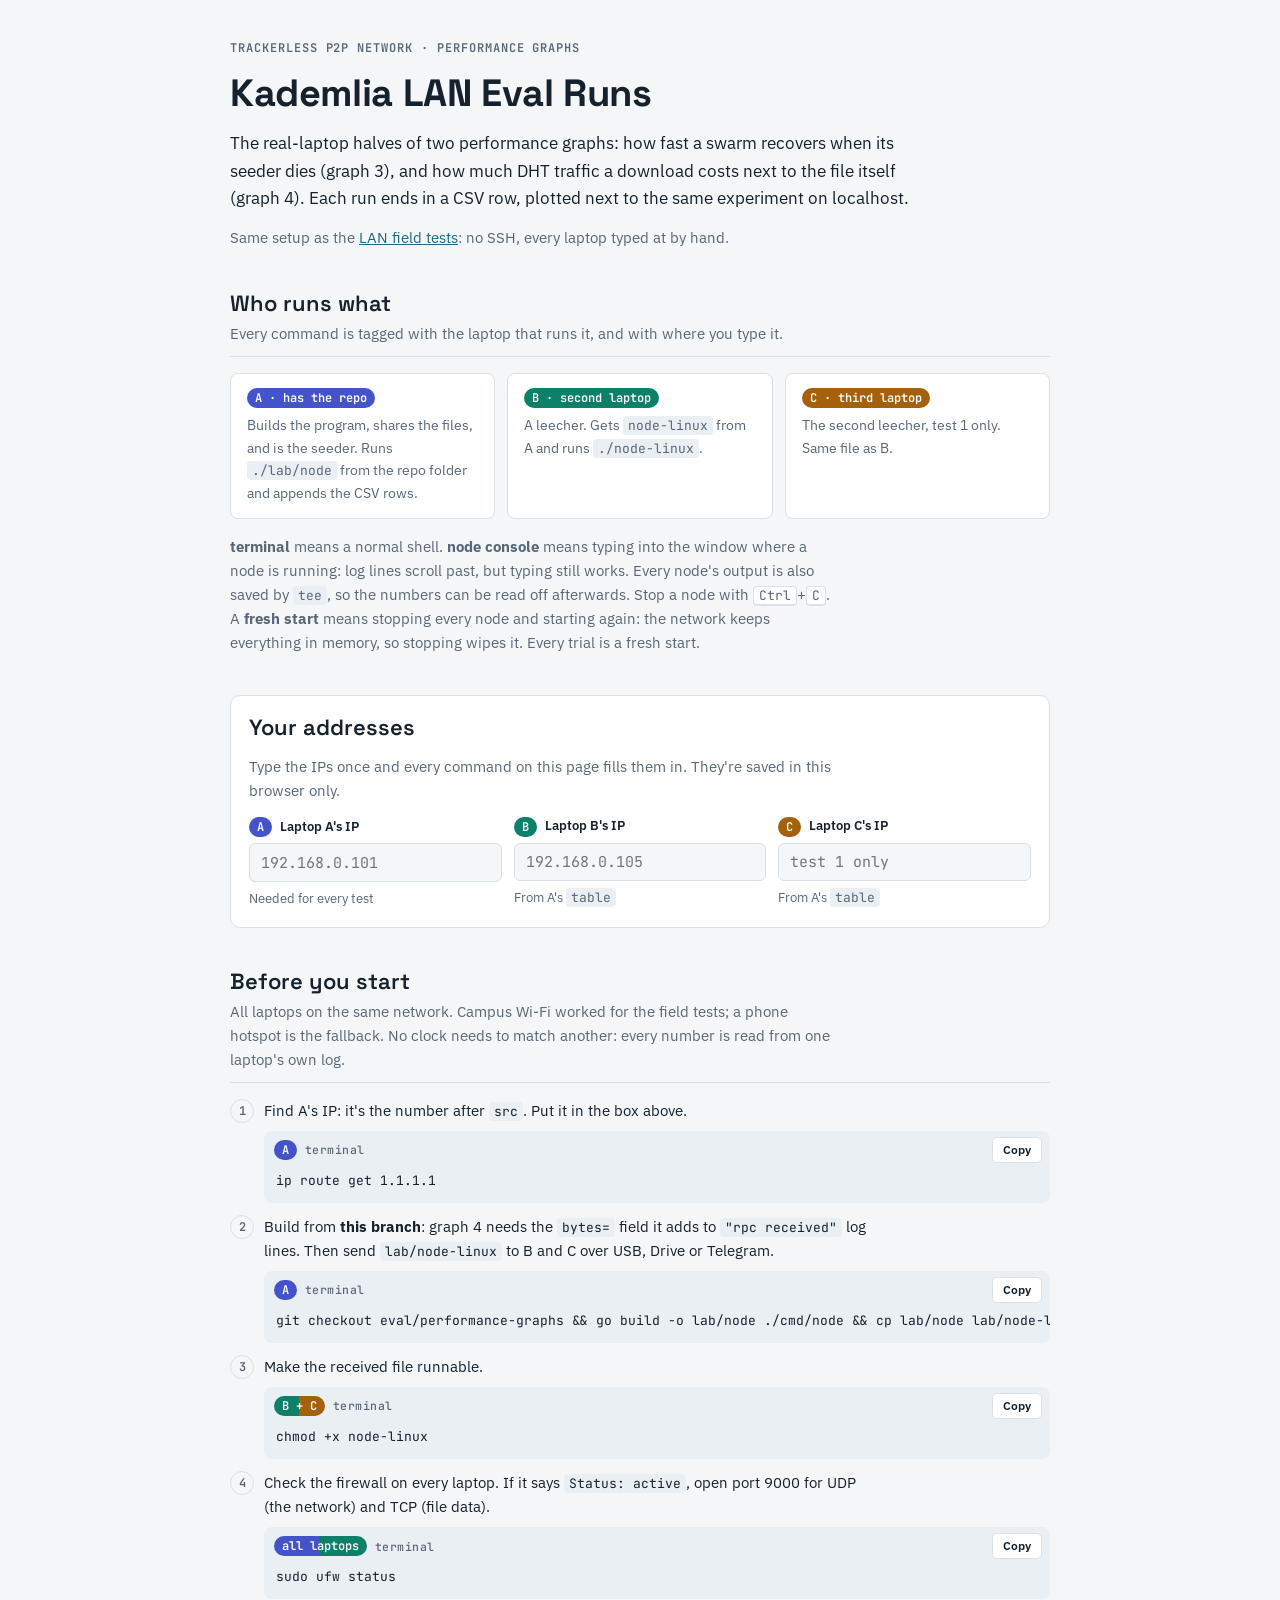
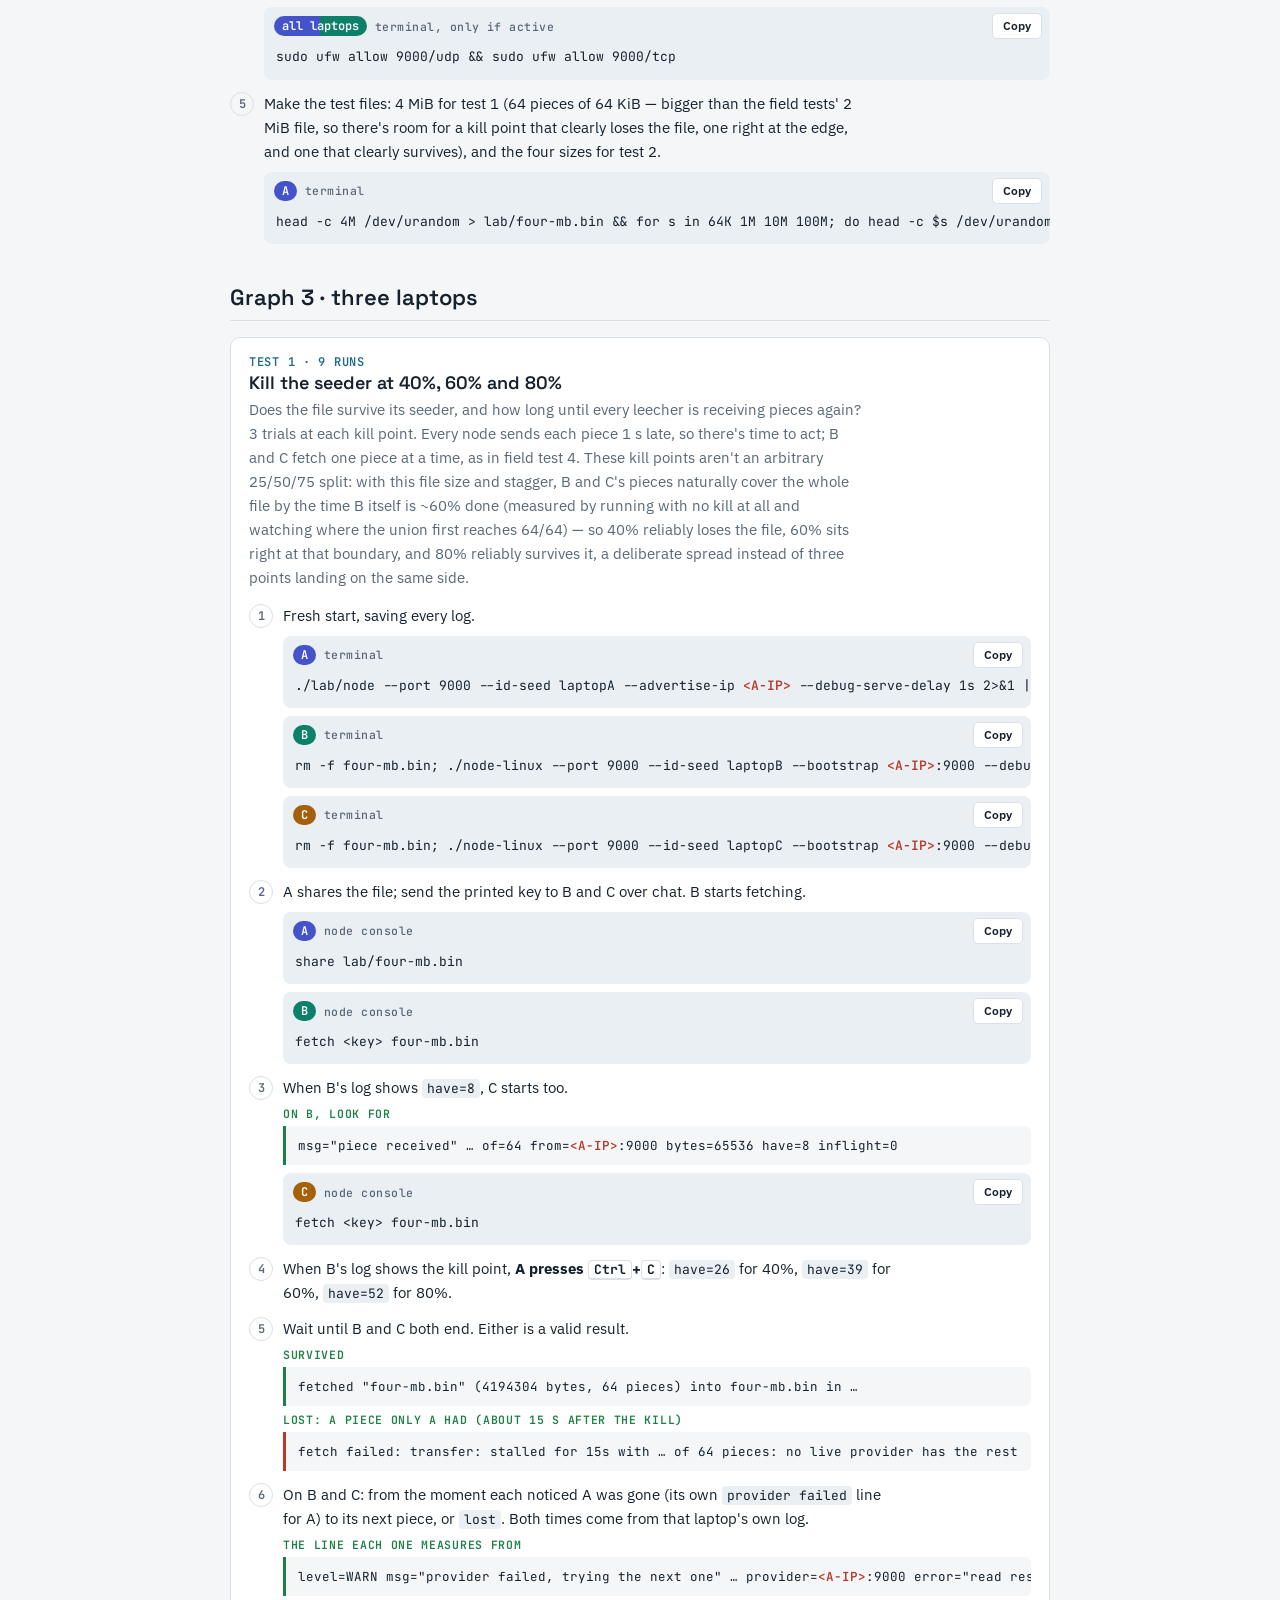
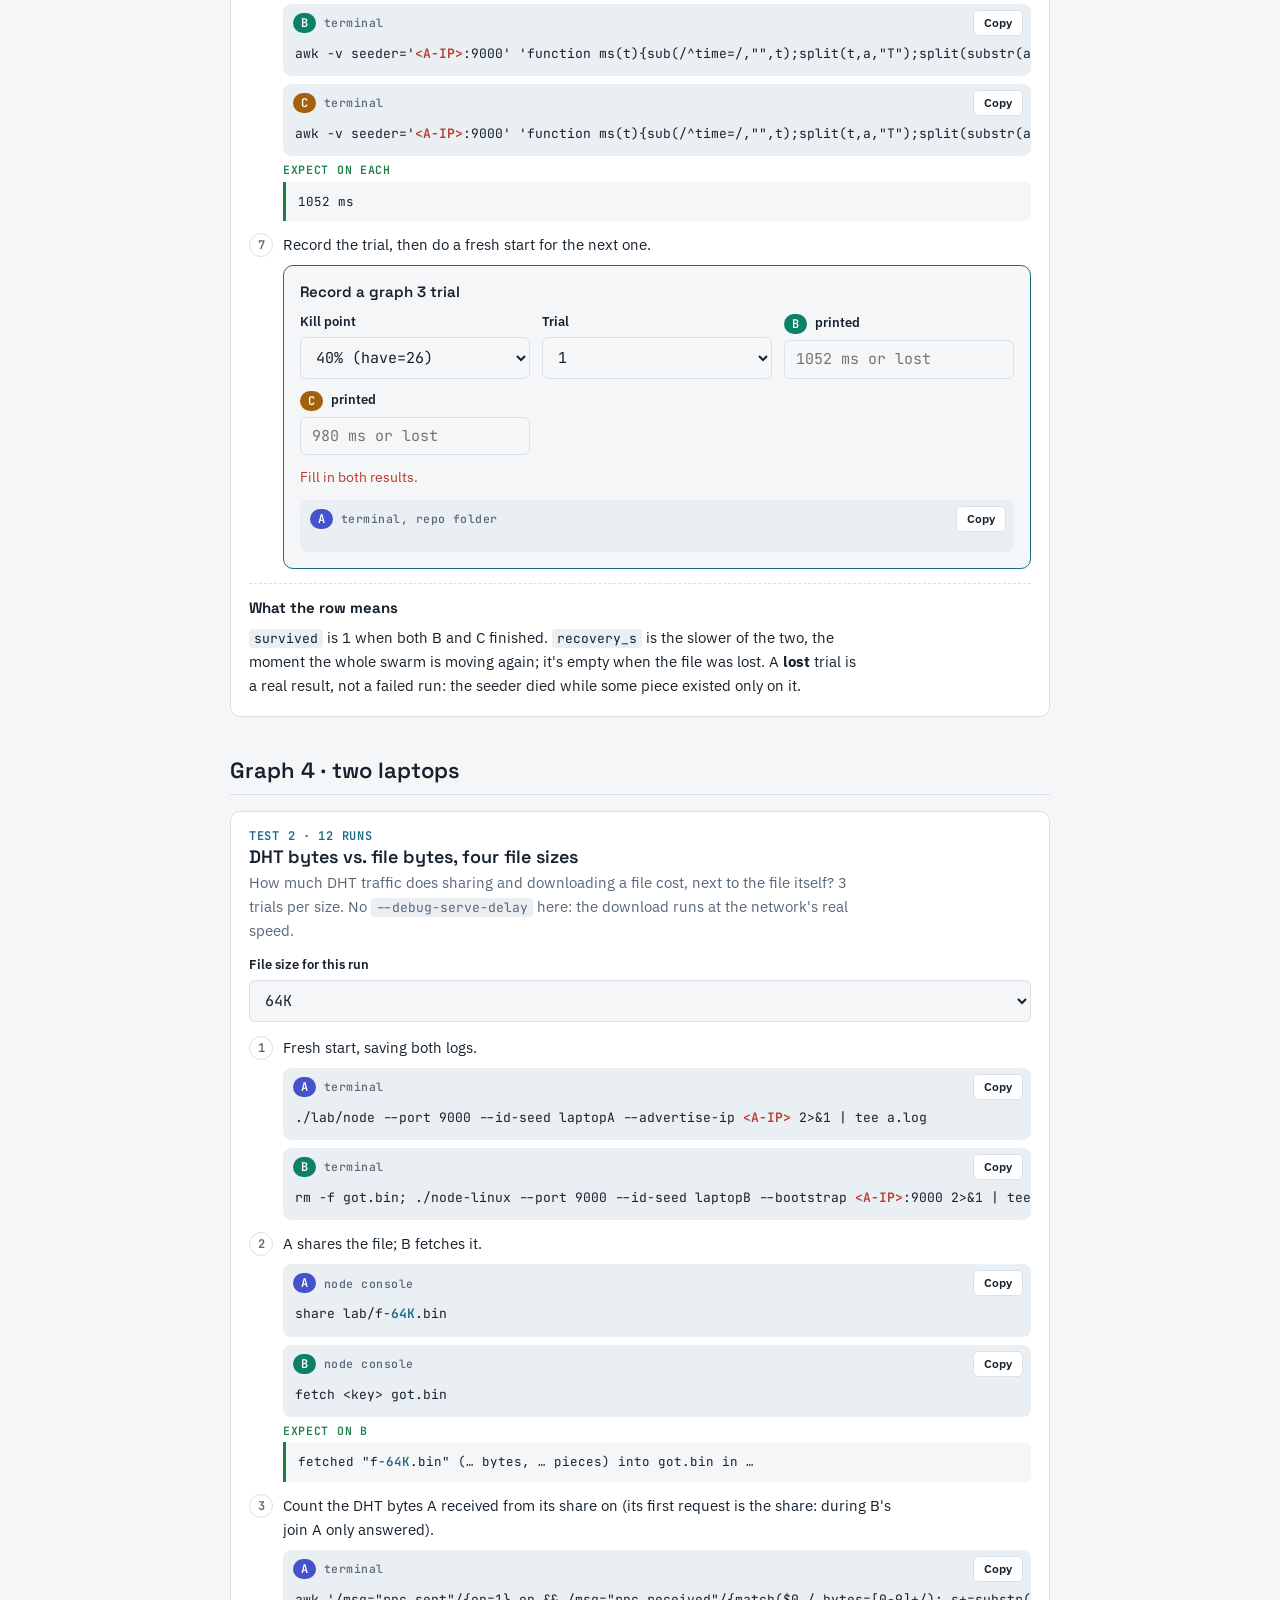
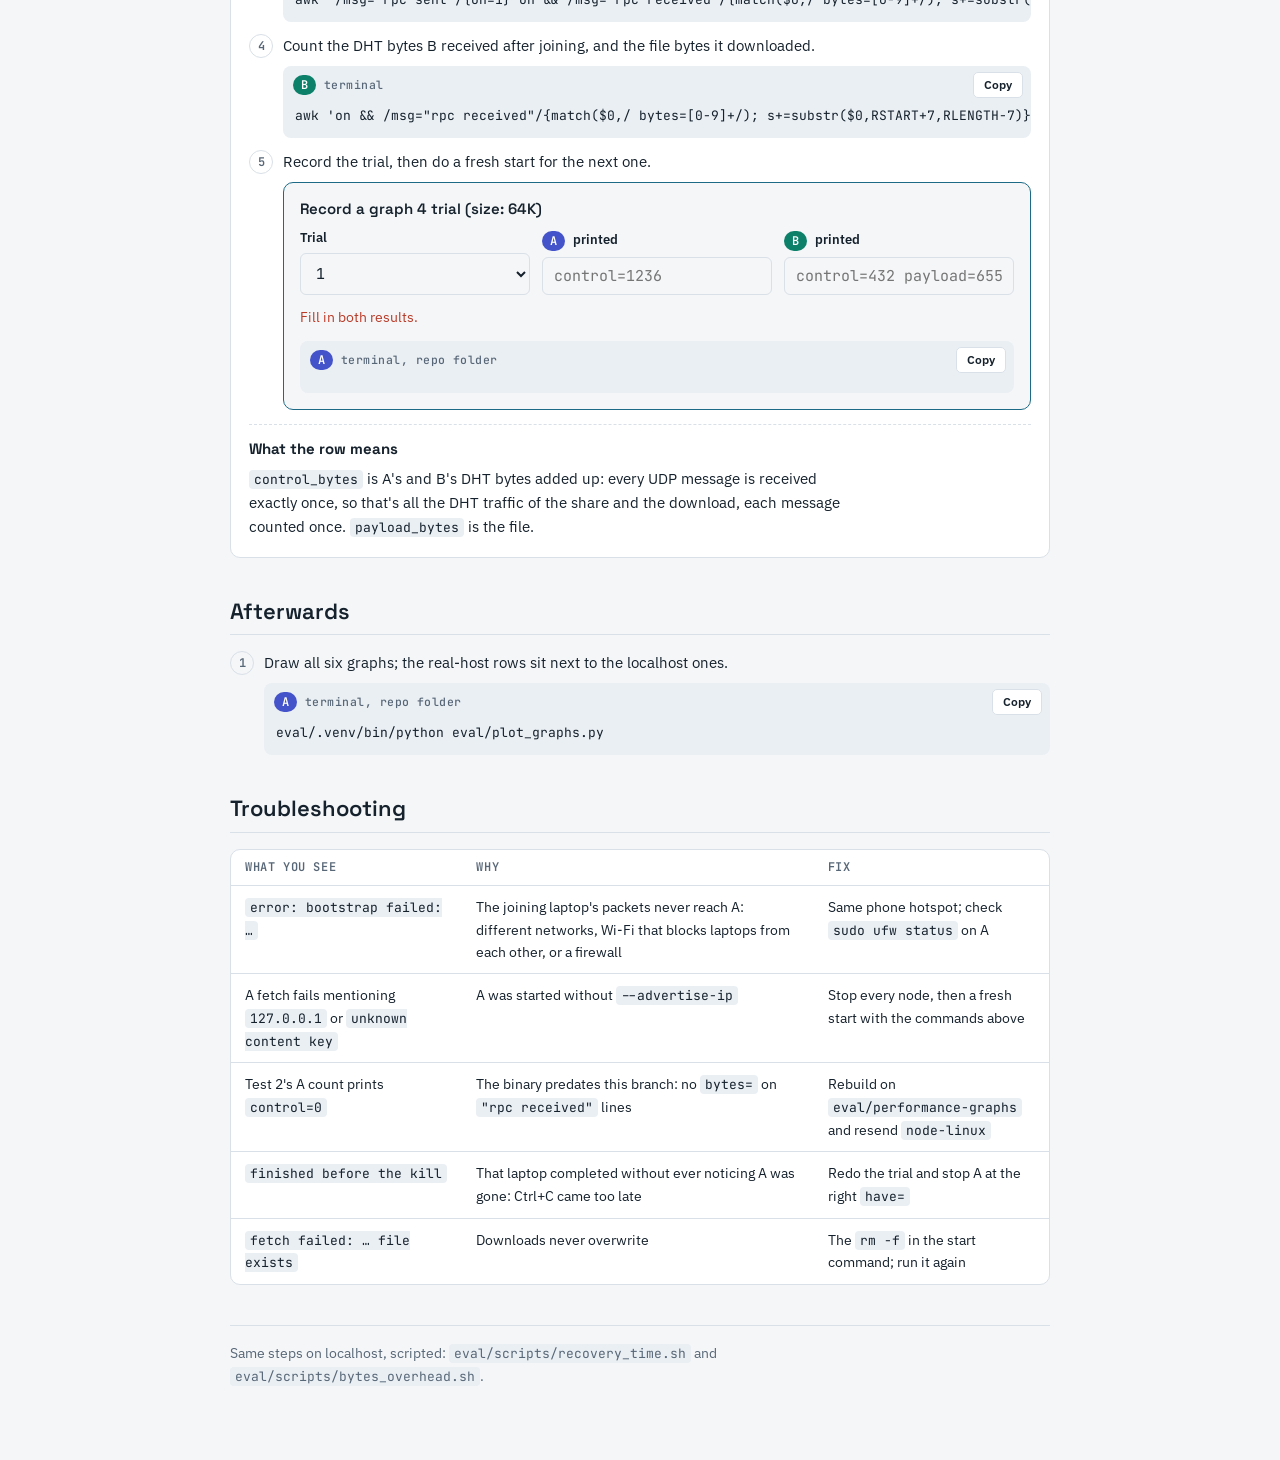
<file: eval/scripts/eval-field-tests.html>
<!doctype html>
<!--
  Kademlia LAN Eval Runs: the real-laptop halves of performance graphs 3 and
  4. Same pattern as
  scripts/multi-device/field-tests.html, but every test ends in numbers, not
  pass/fail. A static page, no build step. Open it in a browser:
    xdg-open eval/scripts/eval-field-tests.html
  Typing each laptop's IP into the page fills in every command.
  The awk one-liners must compute what eval/scripts/recovery_time.sh and
  eval/scripts/bytes_overhead.sh compute on localhost, and the expected
  output is real log and console text: keep both in sync when either changes.
-->
<html lang="en">
<head>
<meta charset="utf-8">
<meta name="viewport" content="width=device-width, initial-scale=1">
<title>Kademlia LAN Eval Runs</title>
<link rel="preconnect" href="https://fonts.googleapis.com">
<link rel="stylesheet" href="https://fonts.googleapis.com/css2?family=IBM+Plex+Sans:wght@400;500;600&family=JetBrains+Mono:wght@400;600&family=Space+Grotesk:wght@500;600;700&display=swap">
<style>
/* Same protocol-sheet layout and colours as scripts/multi-device/field-tests.html. */
:root {
  --bg: #f4f6f8;
  --surface: #ffffff;
  --ink: #15212c;
  --muted: #586777;
  --line: #d9e0e7;
  --code-bg: #eaeff4;
  --accent: #1d6a86;
  --role-a: #4453c9;
  --role-b: #0d806a;
  --role-c: #a4600a;
  --pass: #1d7f47;
  --fail: #b93a27;
  --font-display: "Space Grotesk", "Segoe UI", system-ui, sans-serif;
  --font-body: "IBM Plex Sans", "Segoe UI", system-ui, sans-serif;
  --font-mono: "JetBrains Mono", ui-monospace, "SFMono-Regular", Menlo, Consolas, monospace;
}
@media (prefers-color-scheme: dark) {
  :root:not([data-theme="light"]) {
    --bg: #0f151b; --surface: #151d25; --ink: #e2e8ee; --muted: #93a1af; --line: #27323d;
    --code-bg: #1b2530; --accent: #63b4d2; --role-a: #93a0ff; --role-b: #4cc7a6; --role-c: #e2a64d;
    --pass: #55c487; --fail: #ff7c66; color-scheme: dark;
  }
}
:root[data-theme="dark"] {
  --bg: #0f151b; --surface: #151d25; --ink: #e2e8ee; --muted: #93a1af; --line: #27323d;
  --code-bg: #1b2530; --accent: #63b4d2; --role-a: #93a0ff; --role-b: #4cc7a6; --role-c: #e2a64d;
  --pass: #55c487; --fail: #ff7c66; color-scheme: dark;
}

* { box-sizing: border-box; }
body {
  background: var(--bg); color: var(--ink);
  font: 15px/1.6 var(--font-body);
  padding-left: max(16px, env(safe-area-inset-left, 0px));
  padding-right: max(16px, env(safe-area-inset-right, 0px));
  padding-block: 32px 64px;
}
.page { max-width: 820px; margin: 0 auto; display: grid; gap: 40px; }
h1, h2, h3 { font-family: var(--font-display); text-wrap: balance; margin: 0; line-height: 1.2; }
h1 { font-size: clamp(28px, 5vw, 38px); font-weight: 700; letter-spacing: -0.01em; }
h2 { font-size: 22px; font-weight: 600; }
h3 { font-size: 18px; font-weight: 600; }
p { margin: 0; max-width: 68ch; }
a { color: var(--accent); }
code, pre, kbd { font-family: var(--font-mono); font-size: 13px; }
:not(pre) > code { background: var(--code-bg); padding: 1px 5px; border-radius: 4px; overflow-wrap: anywhere; }
kbd { border: 1px solid var(--line); border-bottom-width: 2px; border-radius: 4px; padding: 0 5px; background: var(--surface); }
.eyebrow { font: 600 12px/1.4 var(--font-mono); letter-spacing: 0.08em; text-transform: uppercase; color: var(--muted); }
.muted { color: var(--muted); }
:focus-visible { outline: 2px solid var(--accent); outline-offset: 2px; }

header.top { display: grid; gap: 14px; }
.lede { font-size: 17px; }

.roles { display: grid; grid-template-columns: repeat(auto-fit, minmax(220px, 1fr)); gap: 12px; }
.role { border: 1px solid var(--line); border-radius: 8px; background: var(--surface); padding: 14px 16px; display: grid; gap: 6px; align-content: start; }
.role p { font-size: 14px; color: var(--muted); }
.chip { display: inline-flex; align-items: center; gap: 6px; font: 600 12px/1 var(--font-mono); padding: 4px 8px; border-radius: 999px; color: var(--surface); white-space: nowrap; width: fit-content; }
.chip.a { background: var(--role-a); }
.chip.b { background: var(--role-b); }
.chip.c { background: var(--role-c); }
.chip.ab { background: linear-gradient(90deg, var(--role-a) 50%, var(--role-b) 50%); }
.chip.bc { background: linear-gradient(90deg, var(--role-b) 50%, var(--role-c) 50%); }

.panel { border: 1px solid var(--line); background: var(--surface); border-radius: 10px; padding: 18px; display: grid; gap: 14px; }
.fields { display: grid; grid-template-columns: repeat(auto-fit, minmax(180px, 1fr)); gap: 12px; }
.field { display: grid; gap: 6px; }
.field label { font: 600 13px/1.3 var(--font-body); display: flex; gap: 8px; align-items: center; }
.field input, .field select { font: 15px/1.2 var(--font-mono); padding: 9px 11px; border-radius: 6px; border: 1px solid var(--line); background: var(--bg); color: var(--ink); width: 100%; min-width: 0; }
.field input:focus, .field select:focus { outline: 2px solid var(--accent); outline-offset: 0; border-color: transparent; }
.field input[aria-invalid="true"] { border-color: var(--fail); }
.field small { color: var(--muted); font-size: 12.5px; }

section { display: grid; gap: 16px; }
.section-head { display: grid; gap: 6px; padding-bottom: 10px; border-bottom: 1px solid var(--line); }
.test { border: 1px solid var(--line); border-radius: 10px; background: var(--surface); padding: 18px; display: grid; gap: 14px; }
.test-head .title { display: grid; gap: 4px; min-width: 0; }
.num { font: 600 12px/1 var(--font-mono); color: var(--accent); letter-spacing: 0.06em; text-transform: uppercase; }
.why { color: var(--muted); }

ol.steps { margin: 0; padding: 0; list-style: none; counter-reset: s; display: grid; gap: 12px; }
ol.steps > li { counter-increment: s; display: grid; grid-template-columns: 26px minmax(0, 1fr); gap: 4px 8px; }
ol.steps > li::before { content: counter(s); font: 600 12px/22px var(--font-mono); color: var(--muted); text-align: center; border: 1px solid var(--line); border-radius: 50%; width: 22px; height: 22px; }
ol.steps > li > * { grid-column: 2; }
.step-text { display: grid; gap: 8px; min-width: 0; }

.cmd { border-radius: 8px; background: var(--code-bg); overflow: hidden; min-width: 0; }
.cmd-bar { display: flex; align-items: center; gap: 8px; padding: 6px 8px 0 10px; flex-wrap: wrap; }
.where { font: 500 11.5px/1 var(--font-mono); color: var(--muted); letter-spacing: 0.04em; }
.copy { margin-left: auto; font: 600 12px/1 var(--font-body); padding: 6px 10px; border-radius: 5px; border: 1px solid var(--line); background: var(--surface); color: var(--ink); cursor: pointer; }
.copy:hover { border-color: var(--accent); }
.cmd pre { margin: 0; padding: 8px 12px 12px; overflow-x: auto; white-space: pre; line-height: 1.55; }
.ph { color: var(--fail); font-weight: 600; }
.ip { color: var(--accent); font-weight: 600; }

.expect { display: grid; gap: 6px; min-width: 0; }
.expect .label { font: 600 11.5px/1 var(--font-mono); letter-spacing: 0.06em; text-transform: uppercase; color: var(--pass); }
pre.out { margin: 0; padding: 10px 12px; border-left: 3px solid var(--pass); background: var(--bg); overflow-x: auto; white-space: pre; line-height: 1.55; font-size: 12.5px; border-radius: 0 6px 6px 0; }
pre.out.bad { border-left-color: var(--fail); }
.passwhen { border-top: 1px dashed var(--line); padding-top: 12px; display: grid; gap: 6px; }
.passwhen strong { font-family: var(--font-display); }

.table-wrap { overflow-x: auto; border: 1px solid var(--line); border-radius: 10px; background: var(--surface); }
table { border-collapse: collapse; width: 100%; min-width: 620px; font-size: 14px; }
th, td { text-align: left; vertical-align: top; padding: 10px 14px; border-bottom: 1px solid var(--line); }
th { font: 600 12px/1.3 var(--font-mono); letter-spacing: 0.05em; text-transform: uppercase; color: var(--muted); }
tr:last-child td { border-bottom: 0; }
footer { color: var(--muted); font-size: 14px; border-top: 1px solid var(--line); padding-top: 16px; display: grid; gap: 6px; }

/* recorder: turns the one-liners' output into a CSV row */
.recorder { border: 1px solid var(--accent); border-radius: 10px; padding: 16px; display: grid; gap: 12px; background: var(--bg); }
.recorder h4 { margin: 0; font: 600 15px/1.3 var(--font-display); }
.msg { font-size: 13.5px; color: var(--muted); }
.msg.err { color: var(--fail); }

@media (prefers-reduced-motion: no-preference) {
  .copy { transition: border-color .15s; }
}
</style>
</head>
<body>
<div class="page">

<header class="top">
  <div class="eyebrow">Trackerless P2P network · performance graphs</div>
  <h1>Kademlia LAN Eval Runs</h1>
  <p class="lede">The real-laptop halves of two performance graphs: how fast a swarm recovers when its seeder dies (graph 3), and how much DHT traffic a download costs next to the file itself (graph 4). Each run ends in a CSV row, plotted next to the same experiment on localhost.</p>
  <p class="muted">Same setup as the <a href="../../scripts/multi-device/field-tests.html">LAN field tests</a>: no SSH, every laptop typed at by hand.</p>
</header>

<section aria-labelledby="who">
  <div class="section-head">
    <h2 id="who">Who runs what</h2>
    <p class="muted">Every command is tagged with the laptop that runs it, and with where you type it.</p>
  </div>
  <div class="roles">
    <div class="role"><span class="chip a">A · has the repo</span><p>Builds the program, shares the files, and is the seeder. Runs <code>./lab/node</code> from the repo folder and appends the CSV rows.</p></div>
    <div class="role"><span class="chip b">B · second laptop</span><p>A leecher. Gets <code>node-linux</code> from A and runs <code>./node-linux</code>.</p></div>
    <div class="role"><span class="chip c">C · third laptop</span><p>The second leecher, test 1 only. Same file as B.</p></div>
  </div>
  <p class="muted"><b>terminal</b> means a normal shell. <b>node console</b> means typing into the window where a node is running: log lines scroll past, but typing still works. Every node's output is also saved by <code>tee</code>, so the numbers can be read off afterwards. Stop a node with <kbd>Ctrl</kbd>+<kbd>C</kbd>. A <b>fresh start</b> means stopping every node and starting again: the network keeps everything in memory, so stopping wipes it. Every trial is a fresh start.</p>
</section>

<section aria-labelledby="addr">
  <div class="panel">
    <h2 id="addr">Your addresses</h2>
    <p class="muted">Type the IPs once and every command on this page fills them in. They're saved in this browser only.</p>
    <div class="fields">
      <div class="field"><label for="ipA"><span class="chip a">A</span> Laptop A's IP</label><input id="ipA" inputmode="decimal" autocomplete="off" spellcheck="false" placeholder="192.168.0.101"><small>Needed for every test</small></div>
      <div class="field"><label for="ipB"><span class="chip b">B</span> Laptop B's IP</label><input id="ipB" inputmode="decimal" autocomplete="off" spellcheck="false" placeholder="192.168.0.105"><small>From A's <code>table</code></small></div>
      <div class="field"><label for="ipC"><span class="chip c">C</span> Laptop C's IP</label><input id="ipC" inputmode="decimal" autocomplete="off" spellcheck="false" placeholder="test 1 only"><small>From A's <code>table</code></small></div>
    </div>
  </div>
</section>

<section aria-labelledby="setup">
  <div class="section-head">
    <h2 id="setup">Before you start</h2>
    <p class="muted">All laptops on the same network. Campus Wi-Fi worked for the field tests; a phone hotspot is the fallback. No clock needs to match another: every number is read from one laptop's own log.</p>
  </div>
  <ol class="steps">
    <li><div class="step-text"><p>Find A's IP: it's the number after <code>src</code>. Put it in the box above.</p>
      <div class="cmd"><div class="cmd-bar"><span class="chip a">A</span><span class="where">terminal</span><button class="copy" type="button">Copy</button></div><pre><code>ip route get 1.1.1.1</code></pre></div></div></li>
    <li><div class="step-text"><p>Build from <b>this branch</b>: graph 4 needs the <code>bytes=</code> field it adds to <code>"rpc received"</code> log lines. Then send <code>lab/node-linux</code> to B and C over USB, Drive or Telegram.</p>
      <div class="cmd"><div class="cmd-bar"><span class="chip a">A</span><span class="where">terminal</span><button class="copy" type="button">Copy</button></div><pre><code>git checkout eval/performance-graphs &amp;&amp; go build -o lab/node ./cmd/node &amp;&amp; cp lab/node lab/node-linux</code></pre></div></div></li>
    <li><div class="step-text"><p>Make the received file runnable.</p>
      <div class="cmd"><div class="cmd-bar"><span class="chip bc">B + C</span><span class="where">terminal</span><button class="copy" type="button">Copy</button></div><pre><code>chmod +x node-linux</code></pre></div></div></li>
    <li><div class="step-text"><p>Check the firewall on every laptop. If it says <code>Status: active</code>, open port 9000 for UDP (the network) and TCP (file data).</p>
      <div class="cmd"><div class="cmd-bar"><span class="chip ab">all laptops</span><span class="where">terminal</span><button class="copy" type="button">Copy</button></div><pre><code>sudo ufw status</code></pre></div>
      <div class="cmd"><div class="cmd-bar"><span class="chip ab">all laptops</span><span class="where">terminal, only if active</span><button class="copy" type="button">Copy</button></div><pre><code>sudo ufw allow 9000/udp &amp;&amp; sudo ufw allow 9000/tcp</code></pre></div></div></li>
    <li><div class="step-text"><p>Make the test files: 4 MiB for test 1 (64 pieces of 64 KiB — bigger than the field tests' 2 MiB file, so there's room for a kill point that clearly loses the file, one right at the edge, and one that clearly survives), and the four sizes for test 2.</p>
      <div class="cmd"><div class="cmd-bar"><span class="chip a">A</span><span class="where">terminal</span><button class="copy" type="button">Copy</button></div><pre><code>head -c 4M /dev/urandom &gt; lab/four-mb.bin &amp;&amp; for s in 64K 1M 10M 100M; do head -c $s /dev/urandom &gt; lab/f-$s.bin; done</code></pre></div></div></li>
  </ol>
</section>

<section aria-labelledby="g3">
  <div class="section-head">
    <h2 id="g3">Graph 3 · three laptops</h2>
  </div>

  <article class="test" id="t1">
    <div class="test-head"><div class="title"><span class="num">Test 1 · 9 runs</span><h3>Kill the seeder at 40%, 60% and 80%</h3><p class="why">Does the file survive its seeder, and how long until every leecher is receiving pieces again? 3 trials at each kill point. Every node sends each piece 1 s late, so there's time to act; B and C fetch one piece at a time, as in field test 4. These kill points aren't an arbitrary 25/50/75 split: with this file size and stagger, B and C's pieces naturally cover the whole file by the time B itself is ~60% done (measured by running with no kill at all and watching where the union first reaches 64/64) — so 40% reliably loses the file, 60% sits right at that boundary, and 80% reliably survives it, a deliberate spread instead of three points landing on the same side.</p></div></div>
    <ol class="steps">
      <li><div class="step-text"><p>Fresh start, saving every log.</p>
        <div class="cmd"><div class="cmd-bar"><span class="chip a">A</span><span class="where">terminal</span><button class="copy" type="button">Copy</button></div><pre><code>./lab/node --port 9000 --id-seed laptopA --advertise-ip {A} --debug-serve-delay 1s 2&gt;&amp;1 | tee a.log</code></pre></div>
        <div class="cmd"><div class="cmd-bar"><span class="chip b">B</span><span class="where">terminal</span><button class="copy" type="button">Copy</button></div><pre><code>rm -f four-mb.bin; ./node-linux --port 9000 --id-seed laptopB --bootstrap {A}:9000 --debug-serve-delay 1s --max-inflight 1 2&gt;&amp;1 | tee b.log</code></pre></div>
        <div class="cmd"><div class="cmd-bar"><span class="chip c">C</span><span class="where">terminal</span><button class="copy" type="button">Copy</button></div><pre><code>rm -f four-mb.bin; ./node-linux --port 9000 --id-seed laptopC --bootstrap {A}:9000 --debug-serve-delay 1s --max-inflight 1 2&gt;&amp;1 | tee c.log</code></pre></div></div></li>
      <li><div class="step-text"><p>A shares the file; send the printed key to B and C over chat. B starts fetching.</p>
        <div class="cmd"><div class="cmd-bar"><span class="chip a">A</span><span class="where">node console</span><button class="copy" type="button">Copy</button></div><pre><code>share lab/four-mb.bin</code></pre></div>
        <div class="cmd"><div class="cmd-bar"><span class="chip b">B</span><span class="where">node console</span><button class="copy" type="button">Copy</button></div><pre><code>fetch &lt;key&gt; four-mb.bin</code></pre></div></div></li>
      <li><div class="step-text"><p>When B's log shows <code>have=8</code>, C starts too.</p>
        <div class="expect"><span class="label">On B, look for</span><pre class="out">msg="piece received" … of=64 from={A}:9000 bytes=65536 have=8 inflight=0</pre></div>
        <div class="cmd"><div class="cmd-bar"><span class="chip c">C</span><span class="where">node console</span><button class="copy" type="button">Copy</button></div><pre><code>fetch &lt;key&gt; four-mb.bin</code></pre></div></div></li>
      <li><div class="step-text"><p>When B's log shows the kill point, <b>A presses <kbd>Ctrl</kbd>+<kbd>C</kbd></b>: <code>have=26</code> for 40%, <code>have=39</code> for 60%, <code>have=52</code> for 80%.</p></div></li>
      <li><div class="step-text"><p>Wait until B and C both end. Either is a valid result.</p>
        <div class="expect"><span class="label">Survived</span><pre class="out">fetched "four-mb.bin" (4194304 bytes, 64 pieces) into four-mb.bin in …</pre></div>
        <div class="expect"><span class="label">Lost: a piece only A had (about 15 s after the kill)</span><pre class="out bad">fetch failed: transfer: stalled for 15s with … of 64 pieces: no live provider has the rest</pre></div></div></li>
      <li><div class="step-text"><p>On B and C: from the moment each noticed A was gone (its own <code>provider failed</code> line for A) to its next piece, or <code>lost</code>. Both times come from that laptop's own log.</p>
        <div class="expect"><span class="label">The line each one measures from</span><pre class="out">level=WARN msg="provider failed, trying the next one" … provider={A}:9000 error="read response header: EOF"</pre></div>
        <div class="cmd"><div class="cmd-bar"><span class="chip b">B</span><span class="where">terminal</span><button class="copy" type="button">Copy</button></div><pre><code>awk -v seeder='{A}:9000' 'function ms(t){sub(/^time=/,"",t);split(t,a,"T");split(substr(a[2],1,12),h,":");return int((h[1]*3600+h[2]*60+h[3])*1000+0.5)} /msg="provider failed, trying the next one"/ &amp;&amp; index($0, " provider=" seeder " ") &amp;&amp; !k {k=ms($1)} /msg="piece received"/ &amp;&amp; k &amp;&amp; !f {f=1; r=ms($1)-k} /msg="download complete"/{ok=1; if(!k) early=1} END{if(!ok) print "lost"; else if(early) print "finished before the kill"; else printf "%d ms\n", (k &amp;&amp; f) ? r : 0}' b.log</code></pre></div>
        <div class="cmd"><div class="cmd-bar"><span class="chip c">C</span><span class="where">terminal</span><button class="copy" type="button">Copy</button></div><pre><code>awk -v seeder='{A}:9000' 'function ms(t){sub(/^time=/,"",t);split(t,a,"T");split(substr(a[2],1,12),h,":");return int((h[1]*3600+h[2]*60+h[3])*1000+0.5)} /msg="provider failed, trying the next one"/ &amp;&amp; index($0, " provider=" seeder " ") &amp;&amp; !k {k=ms($1)} /msg="piece received"/ &amp;&amp; k &amp;&amp; !f {f=1; r=ms($1)-k} /msg="download complete"/{ok=1; if(!k) early=1} END{if(!ok) print "lost"; else if(early) print "finished before the kill"; else printf "%d ms\n", (k &amp;&amp; f) ? r : 0}' c.log</code></pre></div>
        <div class="expect"><span class="label">Expect on each</span><pre class="out">1052 ms</pre></div></div></li>
      <li><div class="step-text"><p>Record the trial, then do a fresh start for the next one.</p>
        <div class="recorder" id="rec3">
          <h4>Record a graph 3 trial</h4>
          <div class="fields">
            <div class="field"><label for="r3pct">Kill point</label><select id="r3pct"><option value="40">40% (have=26)</option><option value="60">60% (have=39)</option><option value="80">80% (have=52)</option></select></div>
            <div class="field"><label for="r3trial">Trial</label><select id="r3trial"><option>1</option><option>2</option><option>3</option></select></div>
            <div class="field"><label for="r3b"><span class="chip b">B</span> printed</label><input id="r3b" autocomplete="off" spellcheck="false" placeholder="1052 ms or lost"></div>
            <div class="field"><label for="r3c"><span class="chip c">C</span> printed</label><input id="r3c" autocomplete="off" spellcheck="false" placeholder="980 ms or lost"></div>
          </div>
          <p class="msg" id="r3msg">Fill in both results.</p>
          <div class="cmd"><div class="cmd-bar"><span class="chip a">A</span><span class="where">terminal, repo folder</span><button class="copy" type="button">Copy</button></div><pre id="r3out"><code></code></pre></div>
        </div></div></li>
    </ol>
    <div class="passwhen"><strong>What the row means</strong><p><code>survived</code> is 1 when both B and C finished. <code>recovery_s</code> is the slower of the two, the moment the whole swarm is moving again; it's empty when the file was lost. A <b>lost</b> trial is a real result, not a failed run: the seeder died while some piece existed only on it.</p></div>
  </article>
</section>

<section aria-labelledby="g4">
  <div class="section-head">
    <h2 id="g4">Graph 4 · two laptops</h2>
  </div>

  <article class="test" id="t2">
    <div class="test-head"><div class="title"><span class="num">Test 2 · 12 runs</span><h3>DHT bytes vs. file bytes, four file sizes</h3><p class="why">How much DHT traffic does sharing and downloading a file cost, next to the file itself? 3 trials per size. No <code>--debug-serve-delay</code> here: the download runs at the network's real speed.</p></div></div>
    <div class="fields"><div class="field"><label for="size">File size for this run</label><select id="size"><option value="64K">64K</option><option value="1M">1M</option><option value="10M">10M</option><option value="100M">100M</option></select></div></div>
    <ol class="steps">
      <li><div class="step-text"><p>Fresh start, saving both logs.</p>
        <div class="cmd"><div class="cmd-bar"><span class="chip a">A</span><span class="where">terminal</span><button class="copy" type="button">Copy</button></div><pre><code>./lab/node --port 9000 --id-seed laptopA --advertise-ip {A} 2&gt;&amp;1 | tee a.log</code></pre></div>
        <div class="cmd"><div class="cmd-bar"><span class="chip b">B</span><span class="where">terminal</span><button class="copy" type="button">Copy</button></div><pre><code>rm -f got.bin; ./node-linux --port 9000 --id-seed laptopB --bootstrap {A}:9000 2&gt;&amp;1 | tee b.log</code></pre></div></div></li>
      <li><div class="step-text"><p>A shares the file; B fetches it.</p>
        <div class="cmd"><div class="cmd-bar"><span class="chip a">A</span><span class="where">node console</span><button class="copy" type="button">Copy</button></div><pre><code>share lab/f-{S}.bin</code></pre></div>
        <div class="cmd"><div class="cmd-bar"><span class="chip b">B</span><span class="where">node console</span><button class="copy" type="button">Copy</button></div><pre><code>fetch &lt;key&gt; got.bin</code></pre></div>
        <div class="expect"><span class="label">Expect on B</span><pre class="out">fetched "f-{S}.bin" (… bytes, … pieces) into got.bin in …</pre></div></div></li>
      <li><div class="step-text"><p>Count the DHT bytes A received from its share on (its first request is the share: during B's join A only answered).</p>
        <div class="cmd"><div class="cmd-bar"><span class="chip a">A</span><span class="where">terminal</span><button class="copy" type="button">Copy</button></div><pre><code>awk '/msg="rpc sent"/{on=1} on &amp;&amp; /msg="rpc received"/{match($0,/ bytes=[0-9]+/); s+=substr($0,RSTART+7,RLENGTH-7)} END{printf "control=%d\n", s}' a.log</code></pre></div></div></li>
      <li><div class="step-text"><p>Count the DHT bytes B received after joining, and the file bytes it downloaded.</p>
        <div class="cmd"><div class="cmd-bar"><span class="chip b">B</span><span class="where">terminal</span><button class="copy" type="button">Copy</button></div><pre><code>awk 'on &amp;&amp; /msg="rpc received"/{match($0,/ bytes=[0-9]+/); s+=substr($0,RSTART+7,RLENGTH-7)} /msg="bootstrap complete"/{on=1} /msg="download complete"/ &amp;&amp; !p {match($0,/ bytes=[0-9]+/); p=substr($0,RSTART+7,RLENGTH-7)} END{printf "control=%d payload=%d\n", s, p}' b.log</code></pre></div></div></li>
      <li><div class="step-text"><p>Record the trial, then do a fresh start for the next one.</p>
        <div class="recorder" id="rec4">
          <h4>Record a graph 4 trial (size: <span id="r4size">64K</span>)</h4>
          <div class="fields">
            <div class="field"><label for="r4trial">Trial</label><select id="r4trial"><option>1</option><option>2</option><option>3</option></select></div>
            <div class="field"><label for="r4a"><span class="chip a">A</span> printed</label><input id="r4a" autocomplete="off" spellcheck="false" placeholder="control=1236"></div>
            <div class="field"><label for="r4b"><span class="chip b">B</span> printed</label><input id="r4b" autocomplete="off" spellcheck="false" placeholder="control=432 payload=65536"></div>
          </div>
          <p class="msg" id="r4msg">Fill in both results.</p>
          <div class="cmd"><div class="cmd-bar"><span class="chip a">A</span><span class="where">terminal, repo folder</span><button class="copy" type="button">Copy</button></div><pre id="r4out"><code></code></pre></div>
        </div></div></li>
    </ol>
    <div class="passwhen"><strong>What the row means</strong><p><code>control_bytes</code> is A's and B's DHT bytes added up: every UDP message is received exactly once, so that's all the DHT traffic of the share and the download, each message counted once. <code>payload_bytes</code> is the file.</p></div>
  </article>
</section>

<section aria-labelledby="after">
  <div class="section-head">
    <h2 id="after">Afterwards</h2>
  </div>
  <ol class="steps">
    <li><div class="step-text"><p>Draw all six graphs; the real-host rows sit next to the localhost ones.</p>
      <div class="cmd"><div class="cmd-bar"><span class="chip a">A</span><span class="where">terminal, repo folder</span><button class="copy" type="button">Copy</button></div><pre><code>eval/.venv/bin/python eval/plot_graphs.py</code></pre></div></div></li>
  </ol>
</section>

<section aria-labelledby="trouble">
  <div class="section-head">
    <h2 id="trouble">Troubleshooting</h2>
  </div>
  <div class="table-wrap">
    <table>
      <thead><tr><th>What you see</th><th>Why</th><th>Fix</th></tr></thead>
      <tbody>
        <tr><td><code>error: bootstrap failed: …</code></td><td>The joining laptop's packets never reach A: different networks, Wi-Fi that blocks laptops from each other, or a firewall</td><td>Same phone hotspot; check <code>sudo ufw status</code> on A</td></tr>
        <tr><td>A fetch fails mentioning <code>127.0.0.1</code> or <code>unknown content key</code></td><td>A was started without <code>--advertise-ip</code></td><td>Stop every node, then a fresh start with the commands above</td></tr>
        <tr><td>Test 2's A count prints <code>control=0</code></td><td>The binary predates this branch: no <code>bytes=</code> on <code>"rpc received"</code> lines</td><td>Rebuild on <code>eval/performance-graphs</code> and resend <code>node-linux</code></td></tr>
        <tr><td><code>finished before the kill</code></td><td>That laptop completed without ever noticing A was gone: Ctrl+C came too late</td><td>Redo the trial and stop A at the right <code>have=</code></td></tr>
        <tr><td><code>fetch failed: … file exists</code></td><td>Downloads never overwrite</td><td>The <code>rm -f</code> in the start command; run it again</td></tr>
      </tbody>
    </table>
  </div>
</section>

<footer>
  <p>Same steps on localhost, scripted: <code>eval/scripts/recovery_time.sh</code> and <code>eval/scripts/bytes_overhead.sh</code>.</p>
</footer>
</div>

<script>
(function () {
  var store = {
    get: function (k) { try { return window.localStorage.getItem(k); } catch (e) { return null; } },
    set: function (k, v) { try { window.localStorage.setItem(k, v); } catch (e) {} }
  };
  var IPV4 = /^(25[0-5]|2[0-4]\d|1?\d?\d)(\.(25[0-5]|2[0-4]\d|1?\d?\d)){3}$/;
  var SIZE_BYTES = { "64K": 65536, "1M": 1048576, "10M": 10485760, "100M": 104857600 };
  function esc(s) {
    return s.replace(/[&<>"]/g, function (c) { return { "&": "&amp;", "<": "&lt;", ">": "&gt;", '"': "&quot;" }[c]; });
  }
  function $(id) { return document.getElementById(id); }

  // Each command and expected-output block keeps its original text as a template.
  var templated = Array.prototype.slice.call(document.querySelectorAll(".cmd pre:not([id]), pre.out"));
  templated.forEach(function (el) { el.dataset.tpl = el.textContent; });

  function values() {
    var vals = {};
    ["A", "B", "C"].forEach(function (r) {
      var input = $("ip" + r), v = input.value.trim();
      input.setAttribute("aria-invalid", v && !IPV4.test(v) ? "true" : "false");
      vals[r] = v && IPV4.test(v) ? v : "";
    });
    vals.S = $("size").value;
    return vals;
  }
  var LABEL = { A: "A-IP", B: "B-IP", C: "C-IP", S: "size" };

  function render() {
    var vals = values();
    templated.forEach(function (el) {
      var html = esc(el.dataset.tpl).replace(/\{([ABCS])\}/g, function (_, r) {
        return vals[r] ? '<span class="ip">' + esc(vals[r]) + "</span>" : '<span class="ph">&lt;' + LABEL[r] + "&gt;</span>";
      });
      el.innerHTML = el.tagName === "PRE" && !el.classList.contains("out") ? "<code>" + html + "</code>" : html;
    });
    $("r4size").textContent = vals.S;
    record3();
    record4();
  }

  // "1052 ms" -> 1052, "lost" -> null, anything else -> undefined
  function parseResult(s) {
    s = s.trim().toLowerCase();
    if (s === "lost") return null;
    var m = /^(-?\d+)\s*ms$/.exec(s);
    return m ? Number(m[1]) : undefined;
  }
  function show(outId, msgId, row, csv, msg) {
    $(msgId).textContent = msg;
    $(msgId).classList.toggle("err", !row);
    $(outId).innerHTML = row ? "<code>" + esc("echo '" + row + "' >> eval/results/" + csv) + "</code>" : "<code></code>";
  }

  function record3() {
    var b = parseResult($("r3b").value), c = parseResult($("r3c").value);
    if (!$("r3b").value.trim() || !$("r3c").value.trim()) return show("r3out", "r3msg", "", "", "Fill in both results.");
    if (b === undefined || c === undefined) return show("r3out", "r3msg", "", "", "Each result must be what the one-liner printed: a number of ms, or lost.");
    var survived = b !== null && c !== null;
    var rec = survived ? (Math.max(b, c) / 1000).toFixed(3) : "";
    var row = [$("r3pct").value, $("r3trial").value, "real_hosts", survived ? 1 : 0, rec].join(",");
    show("r3out", "r3msg", row, "recovery_time.csv",
      survived ? "Survived; the swarm was moving again after " + rec + " s." : "Lost: recorded with survived=0.");
  }

  function record4() {
    var a = /control=(\d+)/.exec($("r4a").value), b = /control=(\d+)\s+payload=(\d+)/.exec($("r4b").value);
    if (!$("r4a").value.trim() || !$("r4b").value.trim()) return show("r4out", "r4msg", "", "", "Fill in both results.");
    if (!a || !b) return show("r4out", "r4msg", "", "", "Paste each line exactly as printed (control=… and control=… payload=…).");
    var size = $("size").value, payload = Number(b[2]);
    if (payload !== SIZE_BYTES[size]) return show("r4out", "r4msg", "", "", "B's payload is " + payload + " bytes, but a " + size + " file has " + SIZE_BYTES[size] + ": wrong size selected, or the download didn't finish.");
    var control = Number(a[1]) + Number(b[1]);
    var row = [SIZE_BYTES[size], $("r4trial").value, "real_hosts", control, payload].join(",");
    show("r4out", "r4msg", row, "bytes_overhead.csv",
      "DHT traffic was " + (100 * control / (control + payload)).toFixed(4) + "% of the total.");
  }

  ["ipA", "ipB", "ipC"].forEach(function (id) {
    var saved = store.get("evalfield." + id);
    if (saved) $(id).value = saved;
    $(id).addEventListener("input", function () { store.set("evalfield." + id, $(id).value.trim()); render(); });
  });
  var savedSize = store.get("evalfield.size");
  if (savedSize && SIZE_BYTES[savedSize]) $("size").value = savedSize;
  $("size").addEventListener("change", function () { store.set("evalfield.size", $("size").value); render(); });
  ["r3pct", "r3trial", "r3b", "r3c", "r4trial", "r4a", "r4b"].forEach(function (id) {
    $(id).addEventListener("input", render);
    $(id).addEventListener("change", render);
  });
  render();

  // Copy buttons: copy the command as currently shown (with the values filled in).
  document.addEventListener("click", function (ev) {
    var btn = ev.target.closest(".copy");
    if (!btn) return;
    var pre = btn.closest(".cmd").querySelector("pre");
    var text = pre.textContent;
    function selectIt() {
      var range = document.createRange(); range.selectNodeContents(pre);
      var sel = window.getSelection(); sel.removeAllRanges(); sel.addRange(range);
      btn.textContent = "Selected: press Ctrl+C";
    }
    try {
      navigator.clipboard.writeText(text).then(function () { btn.textContent = "Copied"; }, selectIt);
    } catch (e) { selectIt(); }
    setTimeout(function () { btn.textContent = "Copy"; }, 1800);
  });
})();
</script>
</body>
</html>
</file>
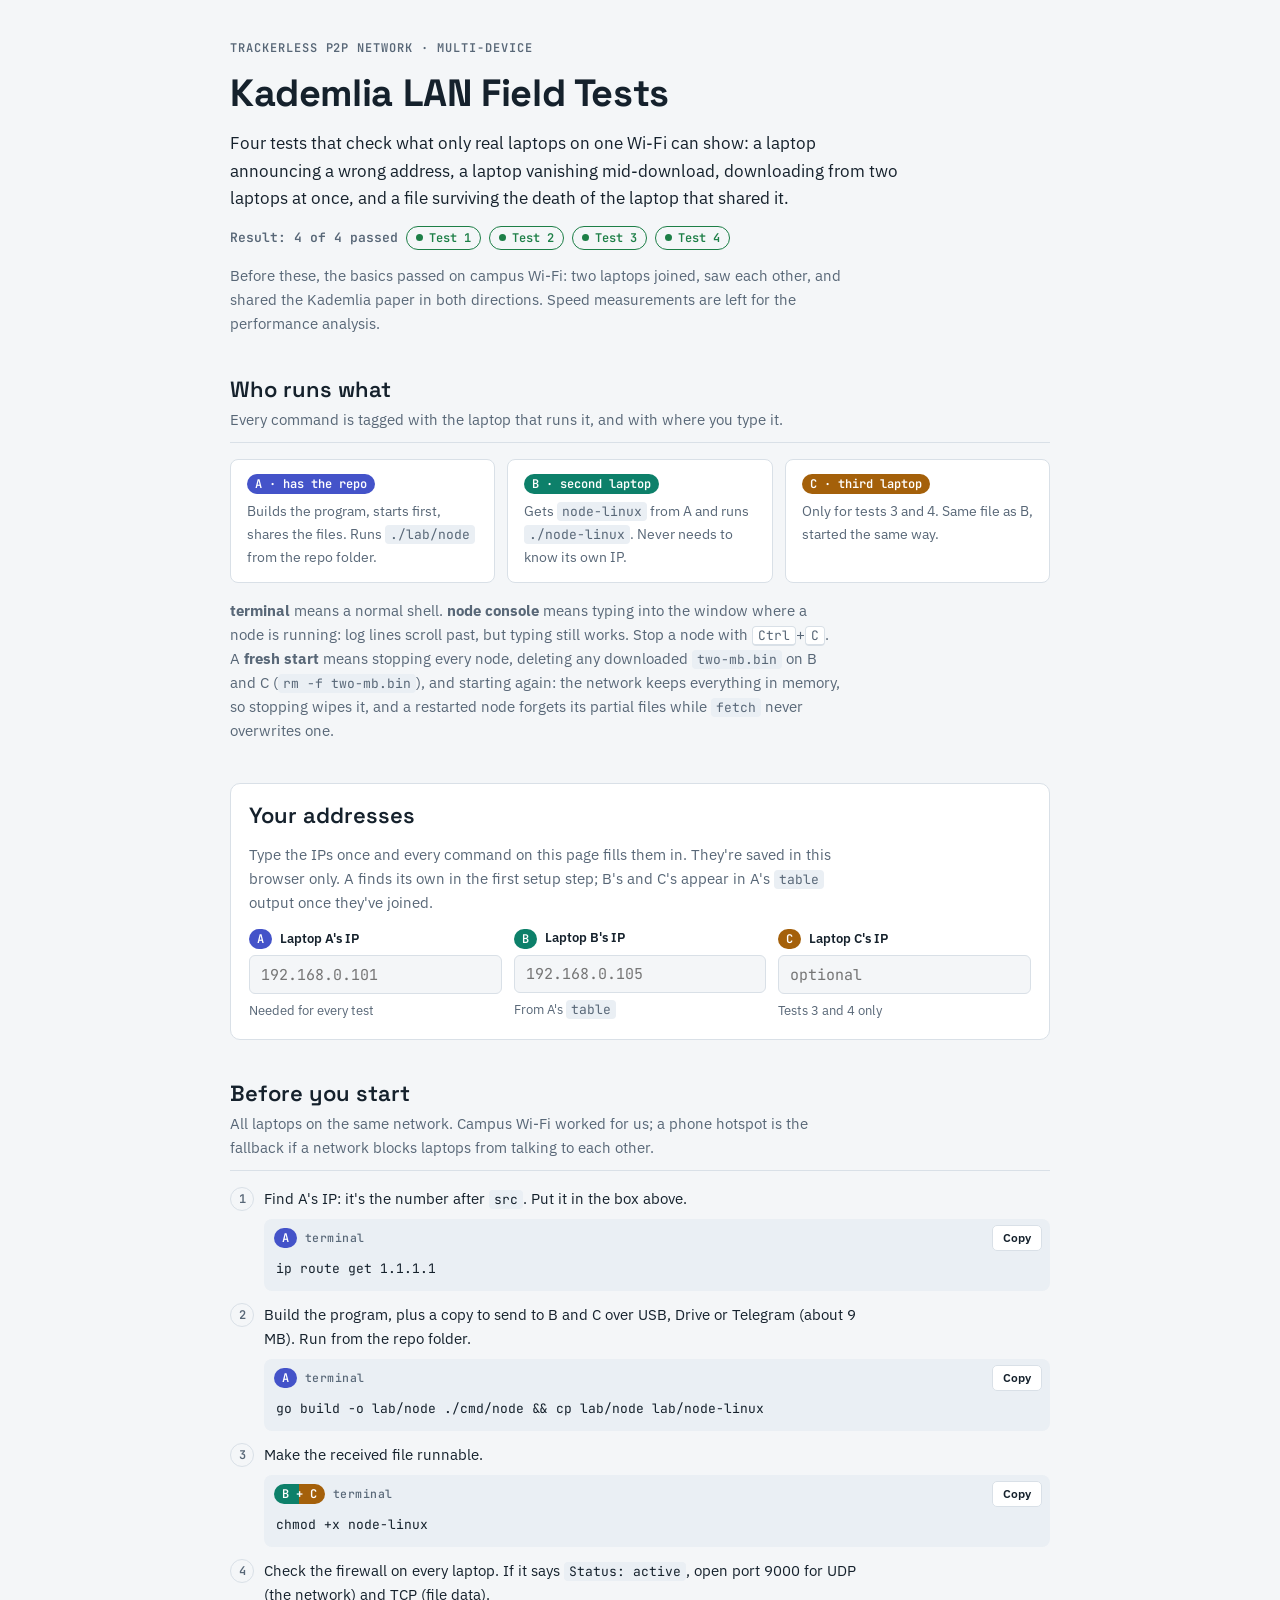
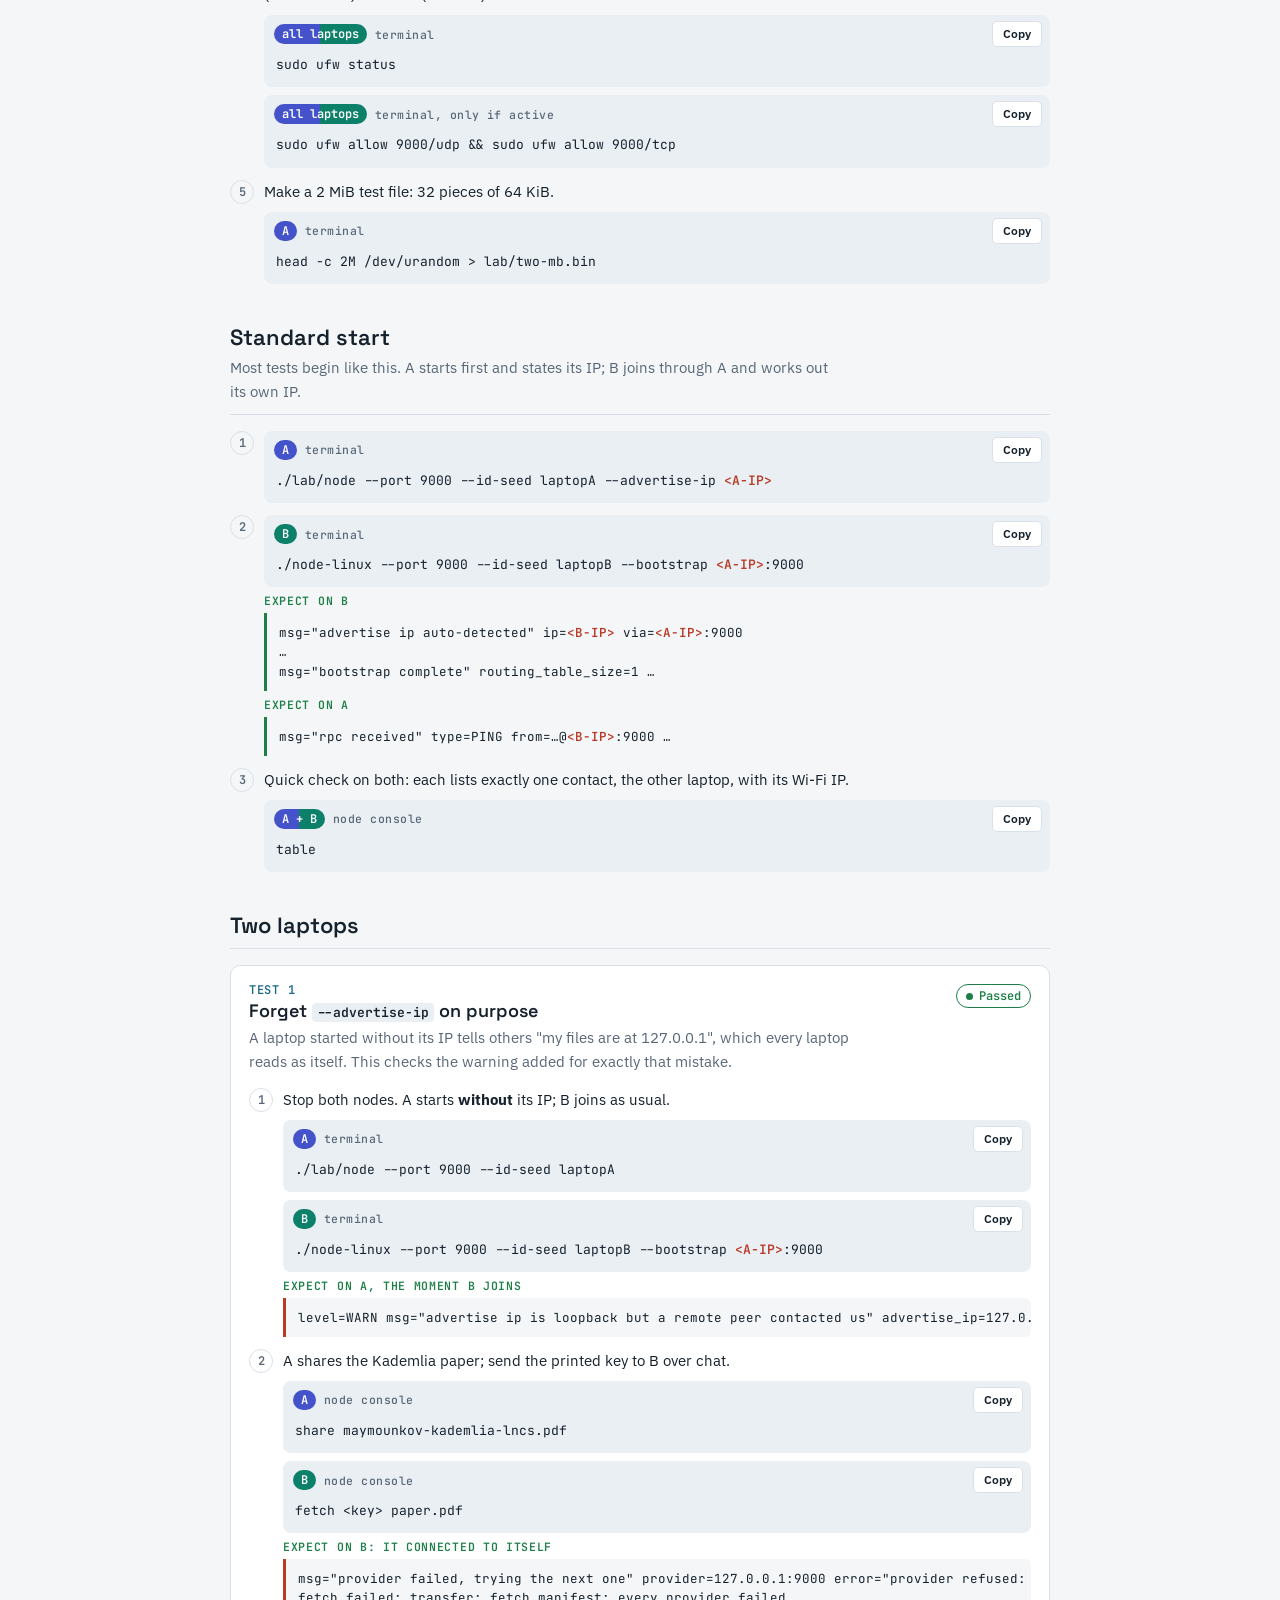
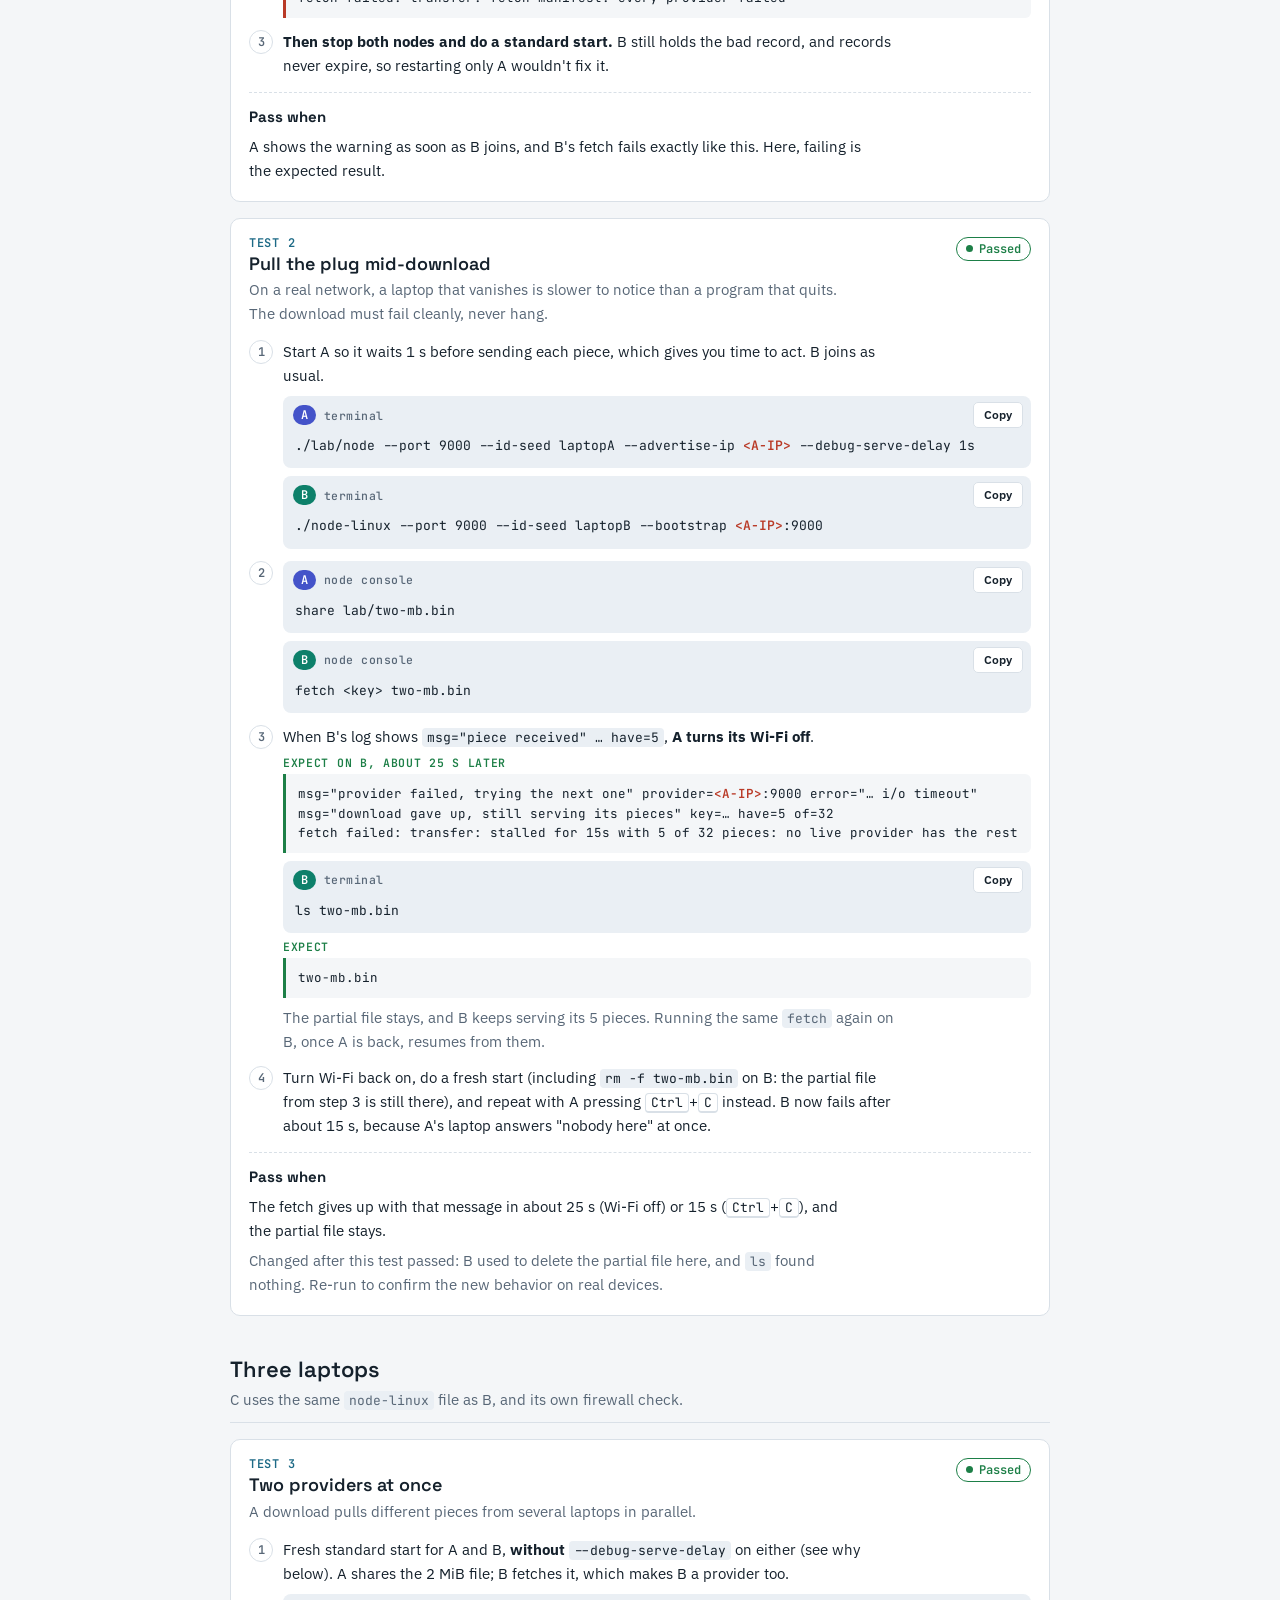
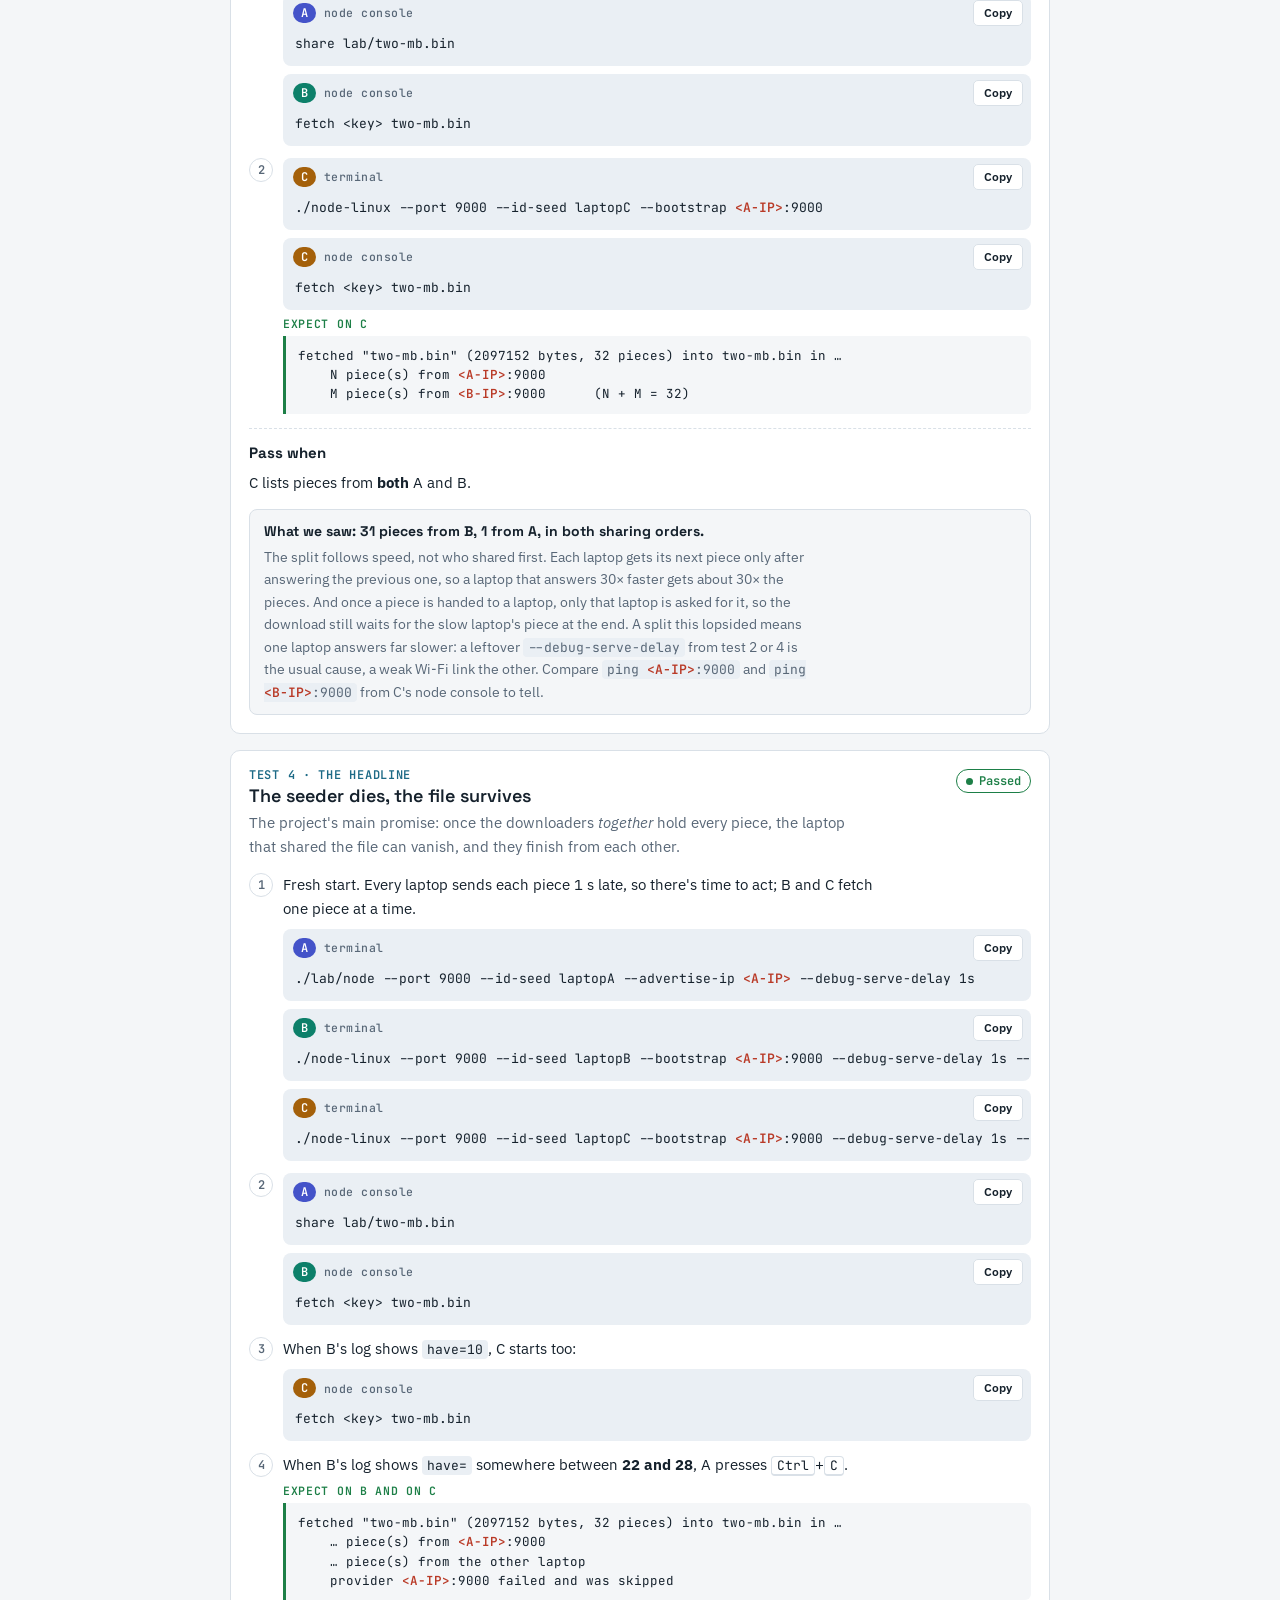
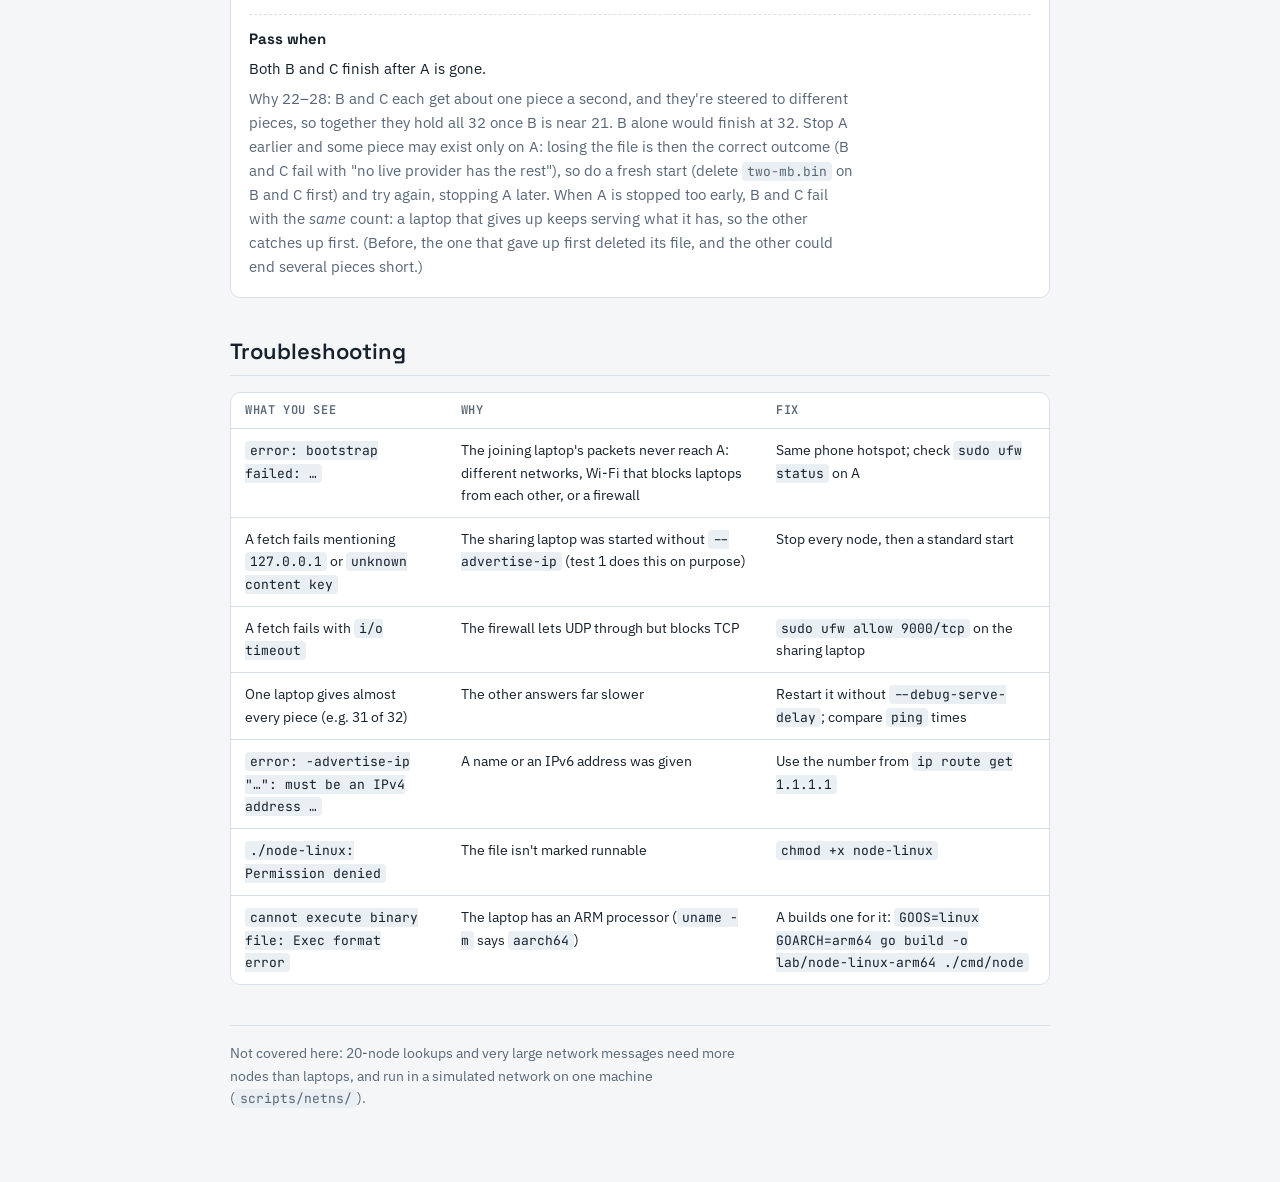
<file: scripts/multi-device/field-tests.html>
<!doctype html>
<!--
  Kademlia LAN Field Tests: step-by-step tests for running the network on
  real laptops on one Wi-Fi. A static page, no
  build step. Open it in a browser:  xdg-open scripts/multi-device/field-tests.html
  Typing each laptop's IP into the page fills in every command.
  The expected output it shows is real log and console text: keep it in
  sync when that text changes.
-->
<html lang="en">
<head>
<meta charset="utf-8">
<meta name="viewport" content="width=device-width, initial-scale=1">
<title>Kademlia LAN Field Tests</title>
<link rel="preconnect" href="https://fonts.googleapis.com">
<link rel="stylesheet" href="https://fonts.googleapis.com/css2?family=IBM+Plex+Sans:wght@400;500;600&family=JetBrains+Mono:wght@400;600&family=Space+Grotesk:wght@500;600;700&display=swap">
<style>
/* Layout: one reading column; a protocol sheet. Each laptop has a fixed colour (A, B, C) used on every step it runs. */
:root {
  --bg: #f4f6f8;
  --surface: #ffffff;
  --ink: #15212c;
  --muted: #586777;
  --line: #d9e0e7;
  --code-bg: #eaeff4;
  --accent: #1d6a86;
  --role-a: #4453c9;
  --role-b: #0d806a;
  --role-c: #a4600a;
  --pass: #1d7f47;
  --fail: #b93a27;
  --font-display: "Space Grotesk", "Segoe UI", system-ui, sans-serif;
  --font-body: "IBM Plex Sans", "Segoe UI", system-ui, sans-serif;
  --font-mono: "JetBrains Mono", ui-monospace, "SFMono-Regular", Menlo, Consolas, monospace;
}
@media (prefers-color-scheme: dark) {
  :root:not([data-theme="light"]) {
    --bg: #0f151b; --surface: #151d25; --ink: #e2e8ee; --muted: #93a1af; --line: #27323d;
    --code-bg: #1b2530; --accent: #63b4d2; --role-a: #93a0ff; --role-b: #4cc7a6; --role-c: #e2a64d;
    --pass: #55c487; --fail: #ff7c66; color-scheme: dark;
  }
}
:root[data-theme="dark"] {
  --bg: #0f151b; --surface: #151d25; --ink: #e2e8ee; --muted: #93a1af; --line: #27323d;
  --code-bg: #1b2530; --accent: #63b4d2; --role-a: #93a0ff; --role-b: #4cc7a6; --role-c: #e2a64d;
  --pass: #55c487; --fail: #ff7c66; color-scheme: dark;
}

* { box-sizing: border-box; }
body {
  background: var(--bg); color: var(--ink);
  font: 15px/1.6 var(--font-body);
  padding-left: max(16px, env(safe-area-inset-left, 0px));
  padding-right: max(16px, env(safe-area-inset-right, 0px));
  padding-block: 32px 64px;
}
.page { max-width: 820px; margin: 0 auto; display: grid; gap: 40px; }
h1, h2, h3 { font-family: var(--font-display); text-wrap: balance; margin: 0; line-height: 1.2; }
h1 { font-size: clamp(28px, 5vw, 38px); font-weight: 700; letter-spacing: -0.01em; }
h2 { font-size: 22px; font-weight: 600; }
h3 { font-size: 18px; font-weight: 600; }
p { margin: 0; max-width: 68ch; }
a { color: var(--accent); }
code, pre, kbd { font-family: var(--font-mono); font-size: 13px; }
:not(pre) > code { background: var(--code-bg); padding: 1px 5px; border-radius: 4px; overflow-wrap: anywhere; }
kbd { border: 1px solid var(--line); border-bottom-width: 2px; border-radius: 4px; padding: 0 5px; background: var(--surface); }
.eyebrow { font: 600 12px/1.4 var(--font-mono); letter-spacing: 0.08em; text-transform: uppercase; color: var(--muted); }
.muted { color: var(--muted); }
:focus-visible { outline: 2px solid var(--accent); outline-offset: 2px; }

/* header */
header.top { display: grid; gap: 14px; }
.lede { font-size: 17px; }
.result { display: flex; flex-wrap: wrap; gap: 8px; align-items: center; }
.result-label { font: 600 13px/1.4 var(--font-mono); color: var(--muted); font-variant-numeric: tabular-nums; }
.passed { display: inline-flex; align-items: center; gap: 6px; font: 600 12px/1 var(--font-mono); padding: 5px 9px; border-radius: 999px; border: 1px solid var(--pass); color: var(--pass); white-space: nowrap; }
.passed::before { content: ""; width: 7px; height: 7px; border-radius: 50%; background: var(--pass); }

/* roles */
.roles { display: grid; grid-template-columns: repeat(auto-fit, minmax(220px, 1fr)); gap: 12px; }
.role { border: 1px solid var(--line); border-radius: 8px; background: var(--surface); padding: 14px 16px; display: grid; gap: 6px; align-content: start; }
.role p { font-size: 14px; color: var(--muted); }
.chip { display: inline-flex; align-items: center; gap: 6px; font: 600 12px/1 var(--font-mono); padding: 4px 8px; border-radius: 999px; color: var(--surface); white-space: nowrap; width: fit-content; }
.chip.a { background: var(--role-a); }
.chip.b { background: var(--role-b); }
.chip.c { background: var(--role-c); }
.chip.ab { background: linear-gradient(90deg, var(--role-a) 50%, var(--role-b) 50%); }
.chip.bc { background: linear-gradient(90deg, var(--role-b) 50%, var(--role-c) 50%); }

/* address panel */
.panel { border: 1px solid var(--line); background: var(--surface); border-radius: 10px; padding: 18px; display: grid; gap: 14px; }
.fields { display: grid; grid-template-columns: repeat(auto-fit, minmax(180px, 1fr)); gap: 12px; }
.field { display: grid; gap: 6px; }
.field label { font: 600 13px/1.3 var(--font-body); display: flex; gap: 8px; align-items: center; }
.field input { font: 15px/1.2 var(--font-mono); padding: 9px 11px; border-radius: 6px; border: 1px solid var(--line); background: var(--bg); color: var(--ink); width: 100%; min-width: 0; }
.field input:focus { outline: 2px solid var(--accent); outline-offset: 0; border-color: transparent; }
.field input[aria-invalid="true"] { border-color: var(--fail); }
.field small { color: var(--muted); font-size: 12.5px; }

/* sections and tests */
section { display: grid; gap: 16px; }
.section-head { display: grid; gap: 6px; padding-bottom: 10px; border-bottom: 1px solid var(--line); }
.test { border: 1px solid var(--line); border-radius: 10px; background: var(--surface); padding: 18px; display: grid; gap: 14px; }
.test-head { display: flex; flex-wrap: wrap; gap: 10px 16px; align-items: flex-start; justify-content: space-between; }
.test-head .title { display: grid; gap: 4px; min-width: 0; flex: 1 1 320px; }
.num { font: 600 12px/1 var(--font-mono); color: var(--accent); letter-spacing: 0.06em; text-transform: uppercase; }
.why { color: var(--muted); }

ol.steps { margin: 0; padding: 0; list-style: none; counter-reset: s; display: grid; gap: 12px; }
ol.steps > li { counter-increment: s; display: grid; grid-template-columns: 26px minmax(0, 1fr); gap: 4px 8px; }
ol.steps > li::before { content: counter(s); font: 600 12px/22px var(--font-mono); color: var(--muted); text-align: center; border: 1px solid var(--line); border-radius: 50%; width: 22px; height: 22px; }
ol.steps > li > * { grid-column: 2; }
.step-text { display: grid; gap: 8px; min-width: 0; }

.cmd { border-radius: 8px; background: var(--code-bg); overflow: hidden; min-width: 0; }
.cmd-bar { display: flex; align-items: center; gap: 8px; padding: 6px 8px 0 10px; flex-wrap: wrap; }
.where { font: 500 11.5px/1 var(--font-mono); color: var(--muted); letter-spacing: 0.04em; }
.copy { margin-left: auto; font: 600 12px/1 var(--font-body); padding: 6px 10px; border-radius: 5px; border: 1px solid var(--line); background: var(--surface); color: var(--ink); cursor: pointer; }
.copy:hover { border-color: var(--accent); }
.cmd pre { margin: 0; padding: 8px 12px 12px; overflow-x: auto; white-space: pre; line-height: 1.55; }
.ph { color: var(--fail); font-weight: 600; }
.ip { color: var(--accent); font-weight: 600; }

.expect { display: grid; gap: 6px; min-width: 0; }
.expect .label { font: 600 11.5px/1 var(--font-mono); letter-spacing: 0.06em; text-transform: uppercase; color: var(--pass); }
pre.out { margin: 0; padding: 10px 12px; border-left: 3px solid var(--pass); background: var(--bg); overflow-x: auto; white-space: pre; line-height: 1.55; font-size: 12.5px; border-radius: 0 6px 6px 0; }
pre.out.bad { border-left-color: var(--fail); }
.passwhen { border-top: 1px dashed var(--line); padding-top: 12px; display: grid; gap: 6px; }
.passwhen strong { font-family: var(--font-display); }
.observed { border-radius: 8px; background: var(--bg); border: 1px solid var(--line); padding: 10px 14px; font-size: 14px; display: grid; gap: 4px; }
.observed b { font-family: var(--font-display); }

.table-wrap { overflow-x: auto; border: 1px solid var(--line); border-radius: 10px; background: var(--surface); }
table { border-collapse: collapse; width: 100%; min-width: 620px; font-size: 14px; }
th, td { text-align: left; vertical-align: top; padding: 10px 14px; border-bottom: 1px solid var(--line); }
th { font: 600 12px/1.3 var(--font-mono); letter-spacing: 0.05em; text-transform: uppercase; color: var(--muted); }
tr:last-child td { border-bottom: 0; }
footer { color: var(--muted); font-size: 14px; border-top: 1px solid var(--line); padding-top: 16px; display: grid; gap: 6px; }

@media (prefers-reduced-motion: no-preference) {
  .copy { transition: border-color .15s; }
}
</style>
</head>
<body>
<div class="page">

<header class="top">
  <div class="eyebrow">Trackerless P2P network · multi-device</div>
  <h1>Kademlia LAN Field Tests</h1>
  <p class="lede">Four tests that check what only real laptops on one Wi-Fi can show: a laptop announcing a wrong address, a laptop vanishing mid-download, downloading from two laptops at once, and a file surviving the death of the laptop that shared it.</p>
  <div class="result"><span class="result-label">Result: 4 of 4 passed</span><span class="passed">Test 1</span><span class="passed">Test 2</span><span class="passed">Test 3</span><span class="passed">Test 4</span></div>
  <p class="muted">Before these, the basics passed on campus Wi-Fi: two laptops joined, saw each other, and shared the Kademlia paper in both directions. Speed measurements are left for the performance analysis.</p>
</header>

<section aria-labelledby="who">
  <div class="section-head">
    <h2 id="who">Who runs what</h2>
    <p class="muted">Every command is tagged with the laptop that runs it, and with where you type it.</p>
  </div>
  <div class="roles">
    <div class="role"><span class="chip a">A · has the repo</span><p>Builds the program, starts first, shares the files. Runs <code>./lab/node</code> from the repo folder.</p></div>
    <div class="role"><span class="chip b">B · second laptop</span><p>Gets <code>node-linux</code> from A and runs <code>./node-linux</code>. Never needs to know its own IP.</p></div>
    <div class="role"><span class="chip c">C · third laptop</span><p>Only for tests 3 and 4. Same file as B, started the same way.</p></div>
  </div>
  <p class="muted"><b>terminal</b> means a normal shell. <b>node console</b> means typing into the window where a node is running: log lines scroll past, but typing still works. Stop a node with <kbd>Ctrl</kbd>+<kbd>C</kbd>. A <b>fresh start</b> means stopping every node, deleting any downloaded <code>two-mb.bin</code> on B and C (<code>rm -f two-mb.bin</code>), and starting again: the network keeps everything in memory, so stopping wipes it, and a restarted node forgets its partial files while <code>fetch</code> never overwrites one.</p>
</section>

<section aria-labelledby="addr">
  <div class="panel">
    <h2 id="addr">Your addresses</h2>
    <p class="muted">Type the IPs once and every command on this page fills them in. They're saved in this browser only. A finds its own in the first setup step; B's and C's appear in A's <code>table</code> output once they've joined.</p>
    <div class="fields">
      <div class="field"><label for="ipA"><span class="chip a">A</span> Laptop A's IP</label><input id="ipA" inputmode="decimal" autocomplete="off" spellcheck="false" placeholder="192.168.0.101"><small>Needed for every test</small></div>
      <div class="field"><label for="ipB"><span class="chip b">B</span> Laptop B's IP</label><input id="ipB" inputmode="decimal" autocomplete="off" spellcheck="false" placeholder="192.168.0.105"><small>From A's <code>table</code></small></div>
      <div class="field"><label for="ipC"><span class="chip c">C</span> Laptop C's IP</label><input id="ipC" inputmode="decimal" autocomplete="off" spellcheck="false" placeholder="optional"><small>Tests 3 and 4 only</small></div>
    </div>
  </div>
</section>

<section aria-labelledby="setup">
  <div class="section-head">
    <h2 id="setup">Before you start</h2>
    <p class="muted">All laptops on the same network. Campus Wi-Fi worked for us; a phone hotspot is the fallback if a network blocks laptops from talking to each other.</p>
  </div>
  <ol class="steps">
    <li><div class="step-text"><p>Find A's IP: it's the number after <code>src</code>. Put it in the box above.</p>
      <div class="cmd"><div class="cmd-bar"><span class="chip a">A</span><span class="where">terminal</span><button class="copy" type="button">Copy</button></div><pre><code>ip route get 1.1.1.1</code></pre></div></div></li>
    <li><div class="step-text"><p>Build the program, plus a copy to send to B and C over USB, Drive or Telegram (about 9 MB). Run from the repo folder.</p>
      <div class="cmd"><div class="cmd-bar"><span class="chip a">A</span><span class="where">terminal</span><button class="copy" type="button">Copy</button></div><pre><code>go build -o lab/node ./cmd/node &amp;&amp; cp lab/node lab/node-linux</code></pre></div></div></li>
    <li><div class="step-text"><p>Make the received file runnable.</p>
      <div class="cmd"><div class="cmd-bar"><span class="chip bc">B + C</span><span class="where">terminal</span><button class="copy" type="button">Copy</button></div><pre><code>chmod +x node-linux</code></pre></div></div></li>
    <li><div class="step-text"><p>Check the firewall on every laptop. If it says <code>Status: active</code>, open port 9000 for UDP (the network) and TCP (file data).</p>
      <div class="cmd"><div class="cmd-bar"><span class="chip ab">all laptops</span><span class="where">terminal</span><button class="copy" type="button">Copy</button></div><pre><code>sudo ufw status</code></pre></div>
      <div class="cmd"><div class="cmd-bar"><span class="chip ab">all laptops</span><span class="where">terminal, only if active</span><button class="copy" type="button">Copy</button></div><pre><code>sudo ufw allow 9000/udp &amp;&amp; sudo ufw allow 9000/tcp</code></pre></div></div></li>
    <li><div class="step-text"><p>Make a 2 MiB test file: 32 pieces of 64 KiB.</p>
      <div class="cmd"><div class="cmd-bar"><span class="chip a">A</span><span class="where">terminal</span><button class="copy" type="button">Copy</button></div><pre><code>head -c 2M /dev/urandom &gt; lab/two-mb.bin</code></pre></div></div></li>
  </ol>
</section>

<section aria-labelledby="start">
  <div class="section-head">
    <h2 id="start">Standard start</h2>
    <p class="muted">Most tests begin like this. A starts first and states its IP; B joins through A and works out its own IP.</p>
  </div>
  <ol class="steps">
    <li><div class="step-text">
      <div class="cmd"><div class="cmd-bar"><span class="chip a">A</span><span class="where">terminal</span><button class="copy" type="button">Copy</button></div><pre><code>./lab/node --port 9000 --id-seed laptopA --advertise-ip {A}</code></pre></div></div></li>
    <li><div class="step-text">
      <div class="cmd"><div class="cmd-bar"><span class="chip b">B</span><span class="where">terminal</span><button class="copy" type="button">Copy</button></div><pre><code>./node-linux --port 9000 --id-seed laptopB --bootstrap {A}:9000</code></pre></div>
      <div class="expect"><span class="label">Expect on B</span><pre class="out">msg="advertise ip auto-detected" ip={B} via={A}:9000
…
msg="bootstrap complete" routing_table_size=1 …</pre></div>
      <div class="expect"><span class="label">Expect on A</span><pre class="out">msg="rpc received" type=PING from=…@{B}:9000 …</pre></div></div></li>
    <li><div class="step-text"><p>Quick check on both: each lists exactly one contact, the other laptop, with its Wi-Fi IP.</p>
      <div class="cmd"><div class="cmd-bar"><span class="chip ab">A + B</span><span class="where">node console</span><button class="copy" type="button">Copy</button></div><pre><code>table</code></pre></div></div></li>
  </ol>
</section>

<section aria-labelledby="two">
  <div class="section-head">
    <h2 id="two">Two laptops</h2>
  </div>

  <article class="test" id="t1">
    <div class="test-head"><div class="title"><span class="num">Test 1</span><h3>Forget <code>--advertise-ip</code> on purpose</h3><p class="why">A laptop started without its IP tells others "my files are at 127.0.0.1", which every laptop reads as itself. This checks the warning added for exactly that mistake.</p></div><span class="passed">Passed</span></div>
    <ol class="steps">
      <li><div class="step-text"><p>Stop both nodes. A starts <b>without</b> its IP; B joins as usual.</p>
        <div class="cmd"><div class="cmd-bar"><span class="chip a">A</span><span class="where">terminal</span><button class="copy" type="button">Copy</button></div><pre><code>./lab/node --port 9000 --id-seed laptopA</code></pre></div>
        <div class="cmd"><div class="cmd-bar"><span class="chip b">B</span><span class="where">terminal</span><button class="copy" type="button">Copy</button></div><pre><code>./node-linux --port 9000 --id-seed laptopB --bootstrap {A}:9000</code></pre></div>
        <div class="expect"><span class="label">Expect on A, the moment B joins</span><pre class="out bad">level=WARN msg="advertise ip is loopback but a remote peer contacted us" advertise_ip=127.0.0.1 from=…@{B}:9000</pre></div></div></li>
      <li><div class="step-text"><p>A shares the Kademlia paper; send the printed key to B over chat.</p>
        <div class="cmd"><div class="cmd-bar"><span class="chip a">A</span><span class="where">node console</span><button class="copy" type="button">Copy</button></div><pre><code>share maymounkov-kademlia-lncs.pdf</code></pre></div>
        <div class="cmd"><div class="cmd-bar"><span class="chip b">B</span><span class="where">node console</span><button class="copy" type="button">Copy</button></div><pre><code>fetch &lt;key&gt; paper.pdf</code></pre></div>
        <div class="expect"><span class="label">Expect on B: it connected to itself</span><pre class="out bad">msg="provider failed, trying the next one" provider=127.0.0.1:9000 error="provider refused: unknown content key …"
fetch failed: transfer: fetch manifest: every provider failed</pre></div></div></li>
      <li><div class="step-text"><p><b>Then stop both nodes and do a standard start.</b> B still holds the bad record, and records never expire, so restarting only A wouldn't fix it.</p></div></li>
    </ol>
    <div class="passwhen"><strong>Pass when</strong><p>A shows the warning as soon as B joins, and B's fetch fails exactly like this. Here, failing is the expected result.</p></div>
  </article>

  <article class="test" id="t2">
    <div class="test-head"><div class="title"><span class="num">Test 2</span><h3>Pull the plug mid-download</h3><p class="why">On a real network, a laptop that vanishes is slower to notice than a program that quits. The download must fail cleanly, never hang.</p></div><span class="passed">Passed</span></div>
    <ol class="steps">
      <li><div class="step-text"><p>Start A so it waits 1 s before sending each piece, which gives you time to act. B joins as usual.</p>
        <div class="cmd"><div class="cmd-bar"><span class="chip a">A</span><span class="where">terminal</span><button class="copy" type="button">Copy</button></div><pre><code>./lab/node --port 9000 --id-seed laptopA --advertise-ip {A} --debug-serve-delay 1s</code></pre></div>
        <div class="cmd"><div class="cmd-bar"><span class="chip b">B</span><span class="where">terminal</span><button class="copy" type="button">Copy</button></div><pre><code>./node-linux --port 9000 --id-seed laptopB --bootstrap {A}:9000</code></pre></div></div></li>
      <li><div class="step-text">
        <div class="cmd"><div class="cmd-bar"><span class="chip a">A</span><span class="where">node console</span><button class="copy" type="button">Copy</button></div><pre><code>share lab/two-mb.bin</code></pre></div>
        <div class="cmd"><div class="cmd-bar"><span class="chip b">B</span><span class="where">node console</span><button class="copy" type="button">Copy</button></div><pre><code>fetch &lt;key&gt; two-mb.bin</code></pre></div></div></li>
      <li><div class="step-text"><p>When B's log shows <code>msg="piece received" … have=5</code>, <b>A turns its Wi-Fi off</b>.</p>
        <div class="expect"><span class="label">Expect on B, about 25 s later</span><pre class="out">msg="provider failed, trying the next one" provider={A}:9000 error="… i/o timeout"
msg="download gave up, still serving its pieces" key=… have=5 of=32
fetch failed: transfer: stalled for 15s with 5 of 32 pieces: no live provider has the rest</pre></div>
        <div class="cmd"><div class="cmd-bar"><span class="chip b">B</span><span class="where">terminal</span><button class="copy" type="button">Copy</button></div><pre><code>ls two-mb.bin</code></pre></div>
        <div class="expect"><span class="label">Expect</span><pre class="out">two-mb.bin</pre></div>
        <p class="muted">The partial file stays, and B keeps serving its 5 pieces. Running the same <code>fetch</code> again on B, once A is back, resumes from them.</p></div></li>
      <li><div class="step-text"><p>Turn Wi-Fi back on, do a fresh start (including <code>rm -f two-mb.bin</code> on B: the partial file from step 3 is still there), and repeat with A pressing <kbd>Ctrl</kbd>+<kbd>C</kbd> instead. B now fails after about 15 s, because A's laptop answers "nobody here" at once.</p></div></li>
    </ol>
    <div class="passwhen"><strong>Pass when</strong><p>The fetch gives up with that message in about 25 s (Wi-Fi off) or 15 s (<kbd>Ctrl</kbd>+<kbd>C</kbd>), and the partial file stays.</p>
      <p class="muted">Changed after this test passed: B used to delete the partial file here, and <code>ls</code> found nothing. Re-run to confirm the new behavior on real devices.</p></div>
  </article>
</section>

<section aria-labelledby="three">
  <div class="section-head">
    <h2 id="three">Three laptops</h2>
    <p class="muted">C uses the same <code>node-linux</code> file as B, and its own firewall check.</p>
  </div>

  <article class="test" id="t3">
    <div class="test-head"><div class="title"><span class="num">Test 3</span><h3>Two providers at once</h3><p class="why">A download pulls different pieces from several laptops in parallel.</p></div><span class="passed">Passed</span></div>
    <ol class="steps">
      <li><div class="step-text"><p>Fresh standard start for A and B, <b>without</b> <code>--debug-serve-delay</code> on either (see why below). A shares the 2 MiB file; B fetches it, which makes B a provider too.</p>
        <div class="cmd"><div class="cmd-bar"><span class="chip a">A</span><span class="where">node console</span><button class="copy" type="button">Copy</button></div><pre><code>share lab/two-mb.bin</code></pre></div>
        <div class="cmd"><div class="cmd-bar"><span class="chip b">B</span><span class="where">node console</span><button class="copy" type="button">Copy</button></div><pre><code>fetch &lt;key&gt; two-mb.bin</code></pre></div></div></li>
      <li><div class="step-text">
        <div class="cmd"><div class="cmd-bar"><span class="chip c">C</span><span class="where">terminal</span><button class="copy" type="button">Copy</button></div><pre><code>./node-linux --port 9000 --id-seed laptopC --bootstrap {A}:9000</code></pre></div>
        <div class="cmd"><div class="cmd-bar"><span class="chip c">C</span><span class="where">node console</span><button class="copy" type="button">Copy</button></div><pre><code>fetch &lt;key&gt; two-mb.bin</code></pre></div>
        <div class="expect"><span class="label">Expect on C</span><pre class="out">fetched "two-mb.bin" (2097152 bytes, 32 pieces) into two-mb.bin in …
    N piece(s) from {A}:9000
    M piece(s) from {B}:9000      (N + M = 32)</pre></div></div></li>
    </ol>
    <div class="passwhen"><strong>Pass when</strong><p>C lists pieces from <b>both</b> A and B.</p></div>
    <div class="observed"><b>What we saw: 31 pieces from B, 1 from A, in both sharing orders.</b>
      <p class="muted">The split follows speed, not who shared first. Each laptop gets its next piece only after answering the previous one, so a laptop that answers 30× faster gets about 30× the pieces. And once a piece is handed to a laptop, only that laptop is asked for it, so the download still waits for the slow laptop's piece at the end. A split this lopsided means one laptop answers far slower: a leftover <code>--debug-serve-delay</code> from test 2 or 4 is the usual cause, a weak Wi-Fi link the other. Compare <code>ping {A}:9000</code> and <code>ping {B}:9000</code> from C's node console to tell.</p></div>
  </article>

  <article class="test" id="t4">
    <div class="test-head"><div class="title"><span class="num">Test 4 · the headline</span><h3>The seeder dies, the file survives</h3><p class="why">The project's main promise: once the downloaders <i>together</i> hold every piece, the laptop that shared the file can vanish, and they finish from each other.</p></div><span class="passed">Passed</span></div>
    <ol class="steps">
      <li><div class="step-text"><p>Fresh start. Every laptop sends each piece 1 s late, so there's time to act; B and C fetch one piece at a time.</p>
        <div class="cmd"><div class="cmd-bar"><span class="chip a">A</span><span class="where">terminal</span><button class="copy" type="button">Copy</button></div><pre><code>./lab/node --port 9000 --id-seed laptopA --advertise-ip {A} --debug-serve-delay 1s</code></pre></div>
        <div class="cmd"><div class="cmd-bar"><span class="chip b">B</span><span class="where">terminal</span><button class="copy" type="button">Copy</button></div><pre><code>./node-linux --port 9000 --id-seed laptopB --bootstrap {A}:9000 --debug-serve-delay 1s --max-inflight 1</code></pre></div>
        <div class="cmd"><div class="cmd-bar"><span class="chip c">C</span><span class="where">terminal</span><button class="copy" type="button">Copy</button></div><pre><code>./node-linux --port 9000 --id-seed laptopC --bootstrap {A}:9000 --debug-serve-delay 1s --max-inflight 1</code></pre></div></div></li>
      <li><div class="step-text">
        <div class="cmd"><div class="cmd-bar"><span class="chip a">A</span><span class="where">node console</span><button class="copy" type="button">Copy</button></div><pre><code>share lab/two-mb.bin</code></pre></div>
        <div class="cmd"><div class="cmd-bar"><span class="chip b">B</span><span class="where">node console</span><button class="copy" type="button">Copy</button></div><pre><code>fetch &lt;key&gt; two-mb.bin</code></pre></div></div></li>
      <li><div class="step-text"><p>When B's log shows <code>have=10</code>, C starts too:</p>
        <div class="cmd"><div class="cmd-bar"><span class="chip c">C</span><span class="where">node console</span><button class="copy" type="button">Copy</button></div><pre><code>fetch &lt;key&gt; two-mb.bin</code></pre></div></div></li>
      <li><div class="step-text"><p>When B's log shows <code>have=</code> somewhere between <b>22 and 28</b>, A presses <kbd>Ctrl</kbd>+<kbd>C</kbd>.</p>
        <div class="expect"><span class="label">Expect on B and on C</span><pre class="out">fetched "two-mb.bin" (2097152 bytes, 32 pieces) into two-mb.bin in …
    … piece(s) from {A}:9000
    … piece(s) from the other laptop
    provider {A}:9000 failed and was skipped</pre></div></div></li>
    </ol>
    <div class="passwhen"><strong>Pass when</strong><p>Both B and C finish after A is gone.</p>
      <p class="muted">Why 22–28: B and C each get about one piece a second, and they're steered to different pieces, so together they hold all 32 once B is near 21. B alone would finish at 32. Stop A earlier and some piece may exist only on A: losing the file is then the correct outcome (B and C fail with "no live provider has the rest"), so do a fresh start (delete <code>two-mb.bin</code> on B and C first) and try again, stopping A later. When A is stopped too early, B and C fail with the <i>same</i> count: a laptop that gives up keeps serving what it has, so the other catches up first. (Before, the one that gave up first deleted its file, and the other could end several pieces short.)</p></div>
  </article>
</section>

<section aria-labelledby="trouble">
  <div class="section-head">
    <h2 id="trouble">Troubleshooting</h2>
  </div>
  <div class="table-wrap">
    <table>
      <thead><tr><th>What you see</th><th>Why</th><th>Fix</th></tr></thead>
      <tbody>
        <tr><td><code>error: bootstrap failed: …</code></td><td>The joining laptop's packets never reach A: different networks, Wi-Fi that blocks laptops from each other, or a firewall</td><td>Same phone hotspot; check <code>sudo ufw status</code> on A</td></tr>
        <tr><td>A fetch fails mentioning <code>127.0.0.1</code> or <code>unknown content key</code></td><td>The sharing laptop was started without <code>--advertise-ip</code> (test 1 does this on purpose)</td><td>Stop every node, then a standard start</td></tr>
        <tr><td>A fetch fails with <code>i/o timeout</code></td><td>The firewall lets UDP through but blocks TCP</td><td><code>sudo ufw allow 9000/tcp</code> on the sharing laptop</td></tr>
        <tr><td>One laptop gives almost every piece (e.g. 31 of 32)</td><td>The other answers far slower</td><td>Restart it without <code>--debug-serve-delay</code>; compare <code>ping</code> times</td></tr>
        <tr><td><code>error: -advertise-ip "…": must be an IPv4 address …</code></td><td>A name or an IPv6 address was given</td><td>Use the number from <code>ip route get 1.1.1.1</code></td></tr>
        <tr><td><code>./node-linux: Permission denied</code></td><td>The file isn't marked runnable</td><td><code>chmod +x node-linux</code></td></tr>
        <tr><td><code>cannot execute binary file: Exec format error</code></td><td>The laptop has an ARM processor (<code>uname -m</code> says <code>aarch64</code>)</td><td>A builds one for it: <code>GOOS=linux GOARCH=arm64 go build -o lab/node-linux-arm64 ./cmd/node</code></td></tr>
      </tbody>
    </table>
  </div>
</section>

<footer>
  <p>Not covered here: 20-node lookups and very large network messages need more nodes than laptops, and run in a simulated network on one machine (<code>scripts/netns/</code>).</p>
</footer>
</div>

<script>
(function () {
  var ROLES = ["A", "B", "C"];
  var store = {
    get: function (k) { try { return window.localStorage.getItem(k); } catch (e) { return null; } },
    set: function (k, v) { try { window.localStorage.setItem(k, v); } catch (e) {} }
  };
  var IPV4 = /^(25[0-5]|2[0-4]\d|1?\d?\d)(\.(25[0-5]|2[0-4]\d|1?\d?\d)){3}$/;
  function esc(s) {
    return s.replace(/[&<>"]/g, function (c) { return { "&": "&amp;", "<": "&lt;", ">": "&gt;", '"': "&quot;" }[c]; });
  }

  // Each command and expected-output block keeps its original text as a template.
  var templated = Array.prototype.slice.call(document.querySelectorAll(".cmd pre, pre.out, .observed code"));
  templated.forEach(function (el) { el.dataset.tpl = el.textContent; });

  function render() {
    var vals = {};
    ROLES.forEach(function (r) {
      var input = document.getElementById("ip" + r);
      var v = input.value.trim();
      input.setAttribute("aria-invalid", v && !IPV4.test(v) ? "true" : "false");
      vals[r] = v && IPV4.test(v) ? v : "";
    });
    templated.forEach(function (el) {
      var html = esc(el.dataset.tpl).replace(/\{([ABC])\}/g, function (_, r) {
        return vals[r] ? '<span class="ip">' + esc(vals[r]) + "</span>" : '<span class="ph">&lt;' + r + "-IP&gt;</span>";
      });
      el.innerHTML = el.tagName === "PRE" && !el.classList.contains("out") ? "<code>" + html + "</code>" : html;
    });
  }

  ROLES.forEach(function (r) {
    var input = document.getElementById("ip" + r);
    var saved = store.get("fieldtests.ip." + r);
    if (saved) input.value = saved;
    input.addEventListener("input", function () { store.set("fieldtests.ip." + r, input.value.trim()); render(); });
  });
  render();

  // Copy buttons: copy the command as currently shown (with the IPs filled in).
  document.addEventListener("click", function (ev) {
    var btn = ev.target.closest(".copy");
    if (!btn) return;
    var pre = btn.closest(".cmd").querySelector("pre");
    var text = pre.textContent;
    function selectIt() {
      var range = document.createRange(); range.selectNodeContents(pre);
      var sel = window.getSelection(); sel.removeAllRanges(); sel.addRange(range);
      btn.textContent = "Selected: press Ctrl+C";
    }
    try {
      navigator.clipboard.writeText(text).then(function () { btn.textContent = "Copied"; }, selectIt);
    } catch (e) { selectIt(); }
    setTimeout(function () { btn.textContent = "Copy"; }, 1800);
  });
})();
</script>
</body>
</html>
</file>
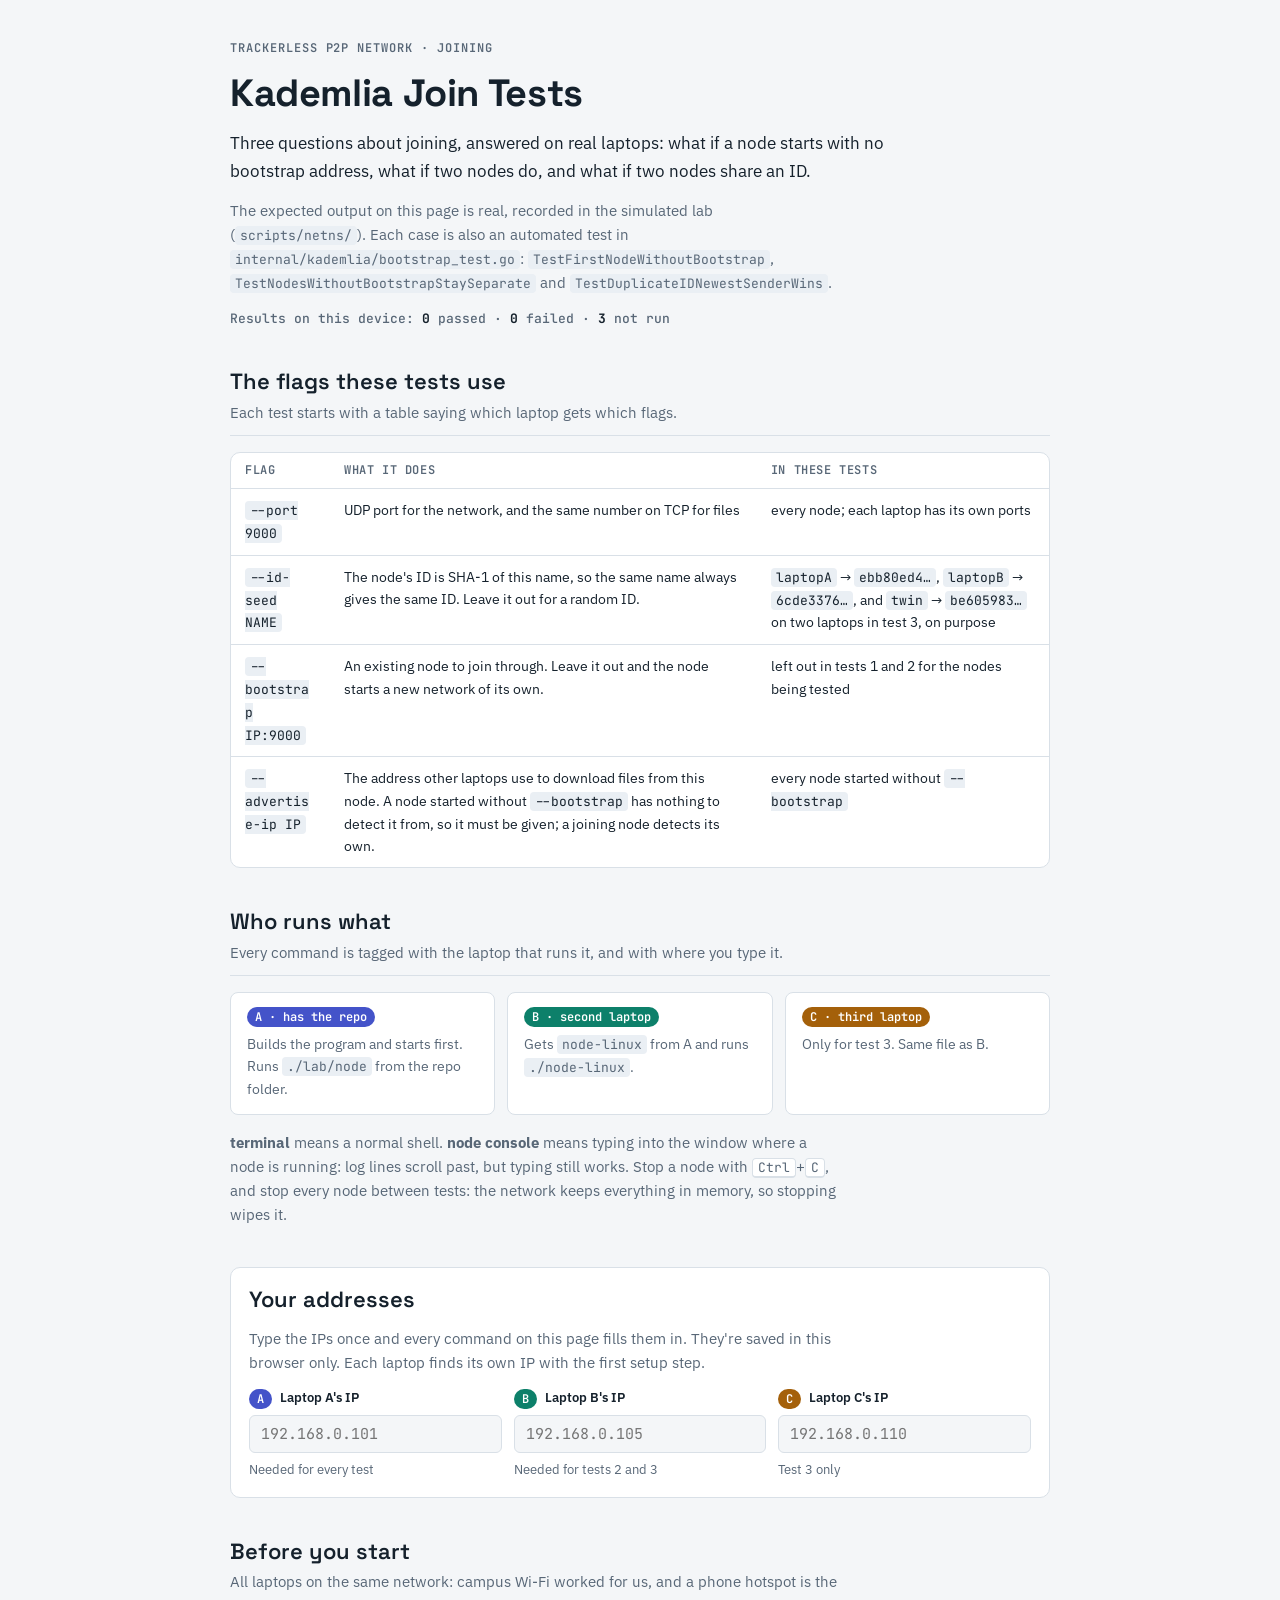
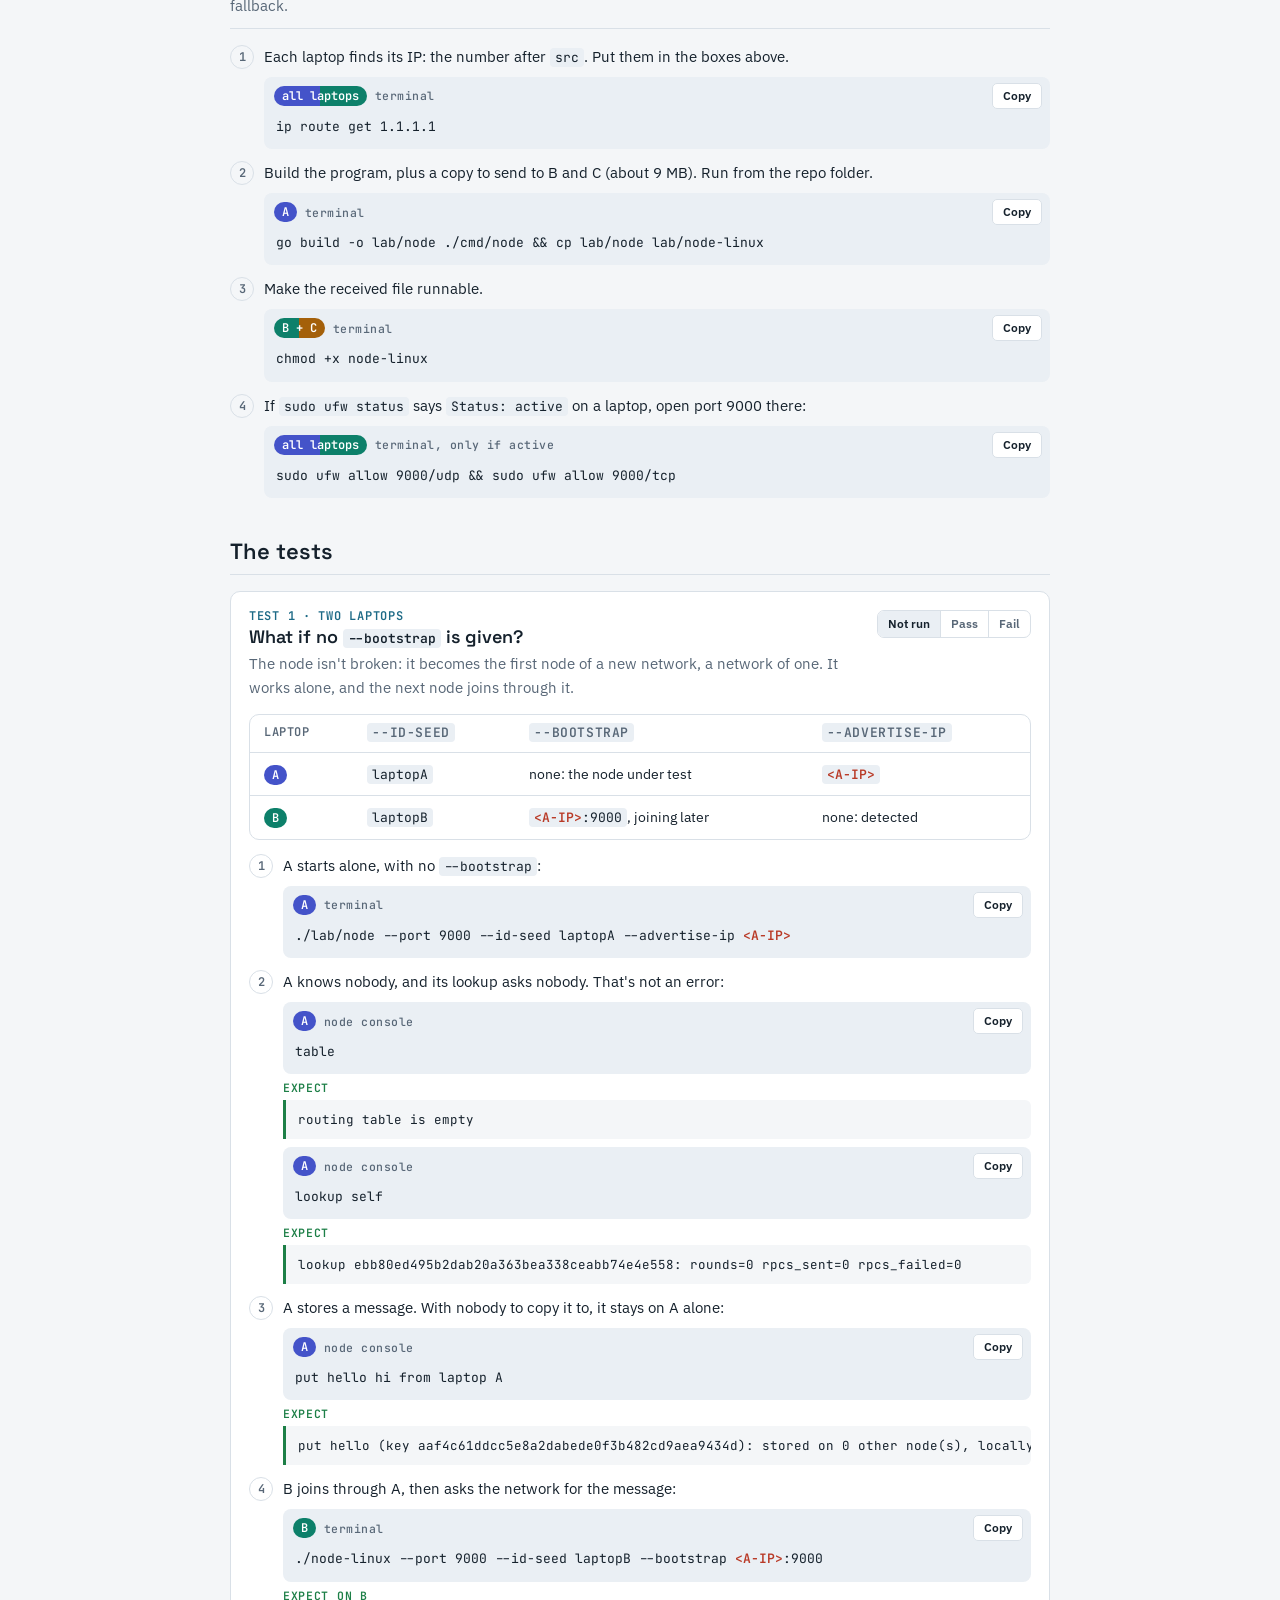
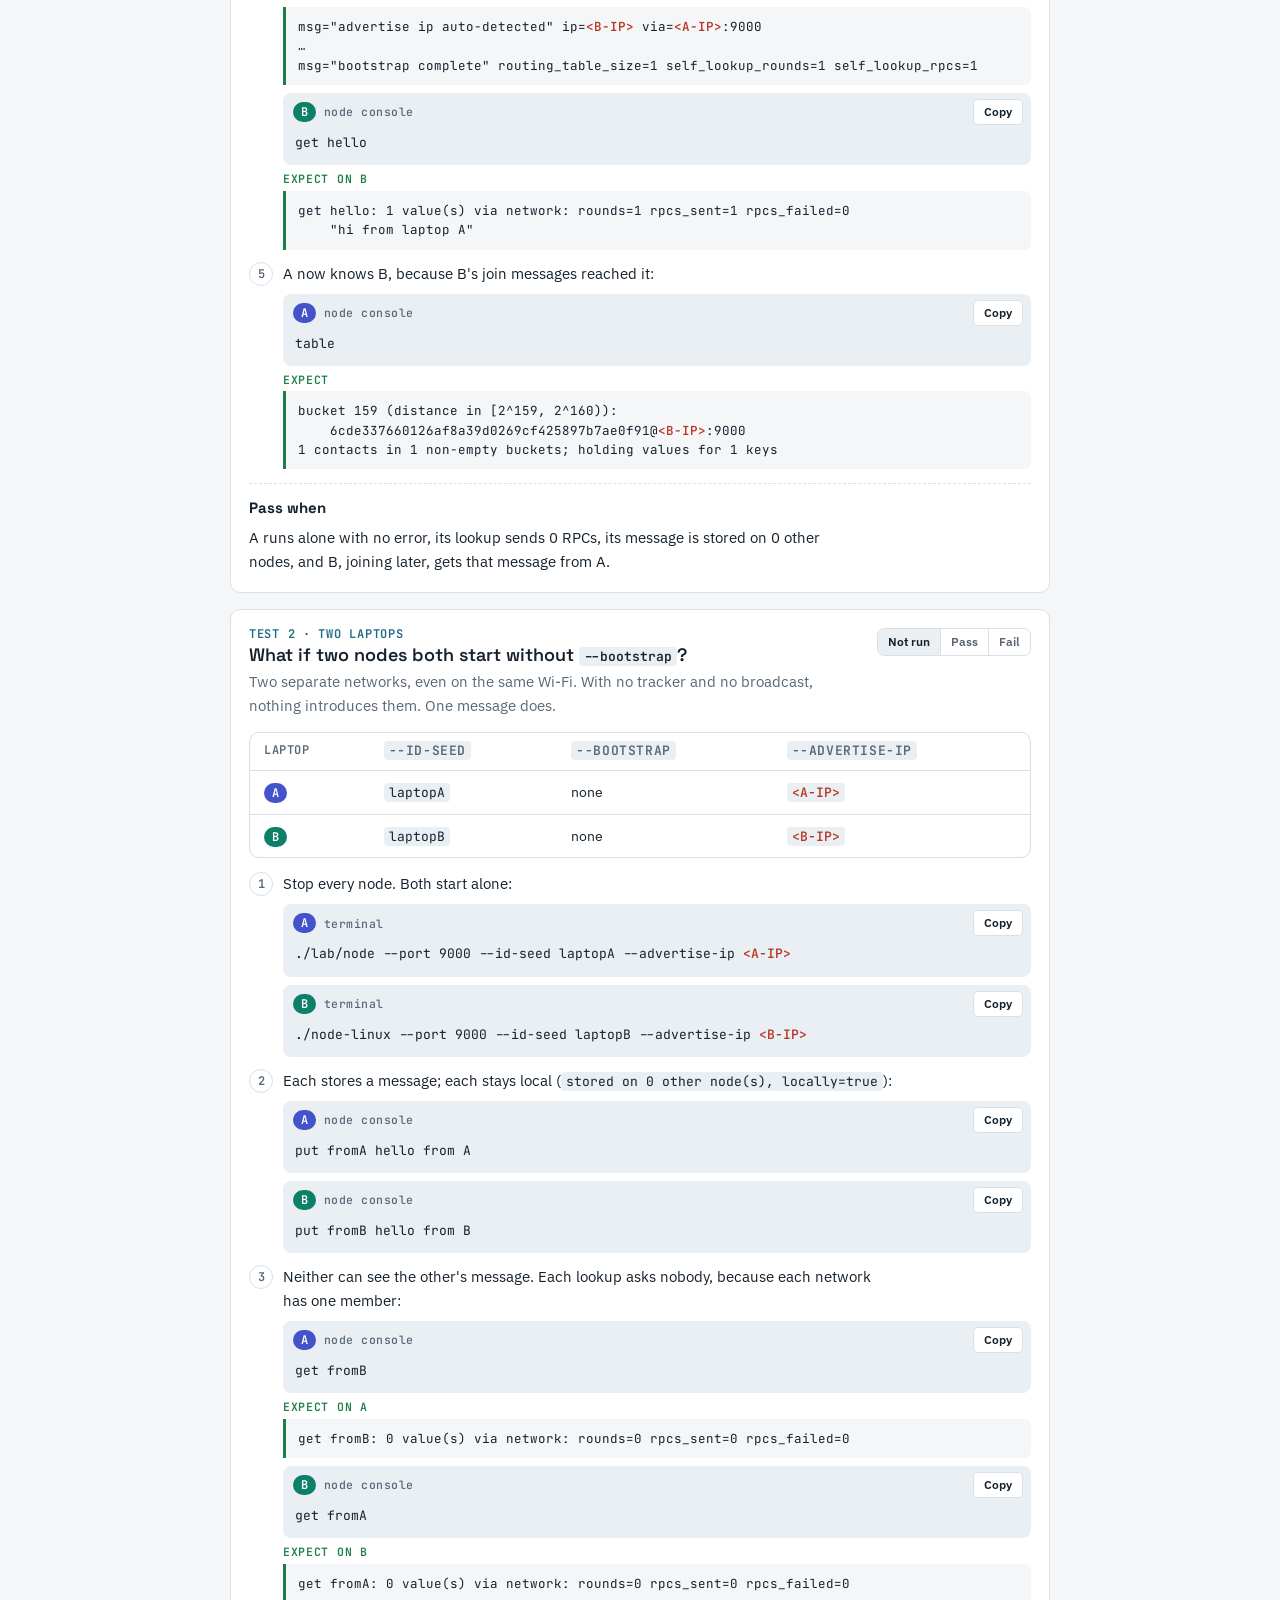
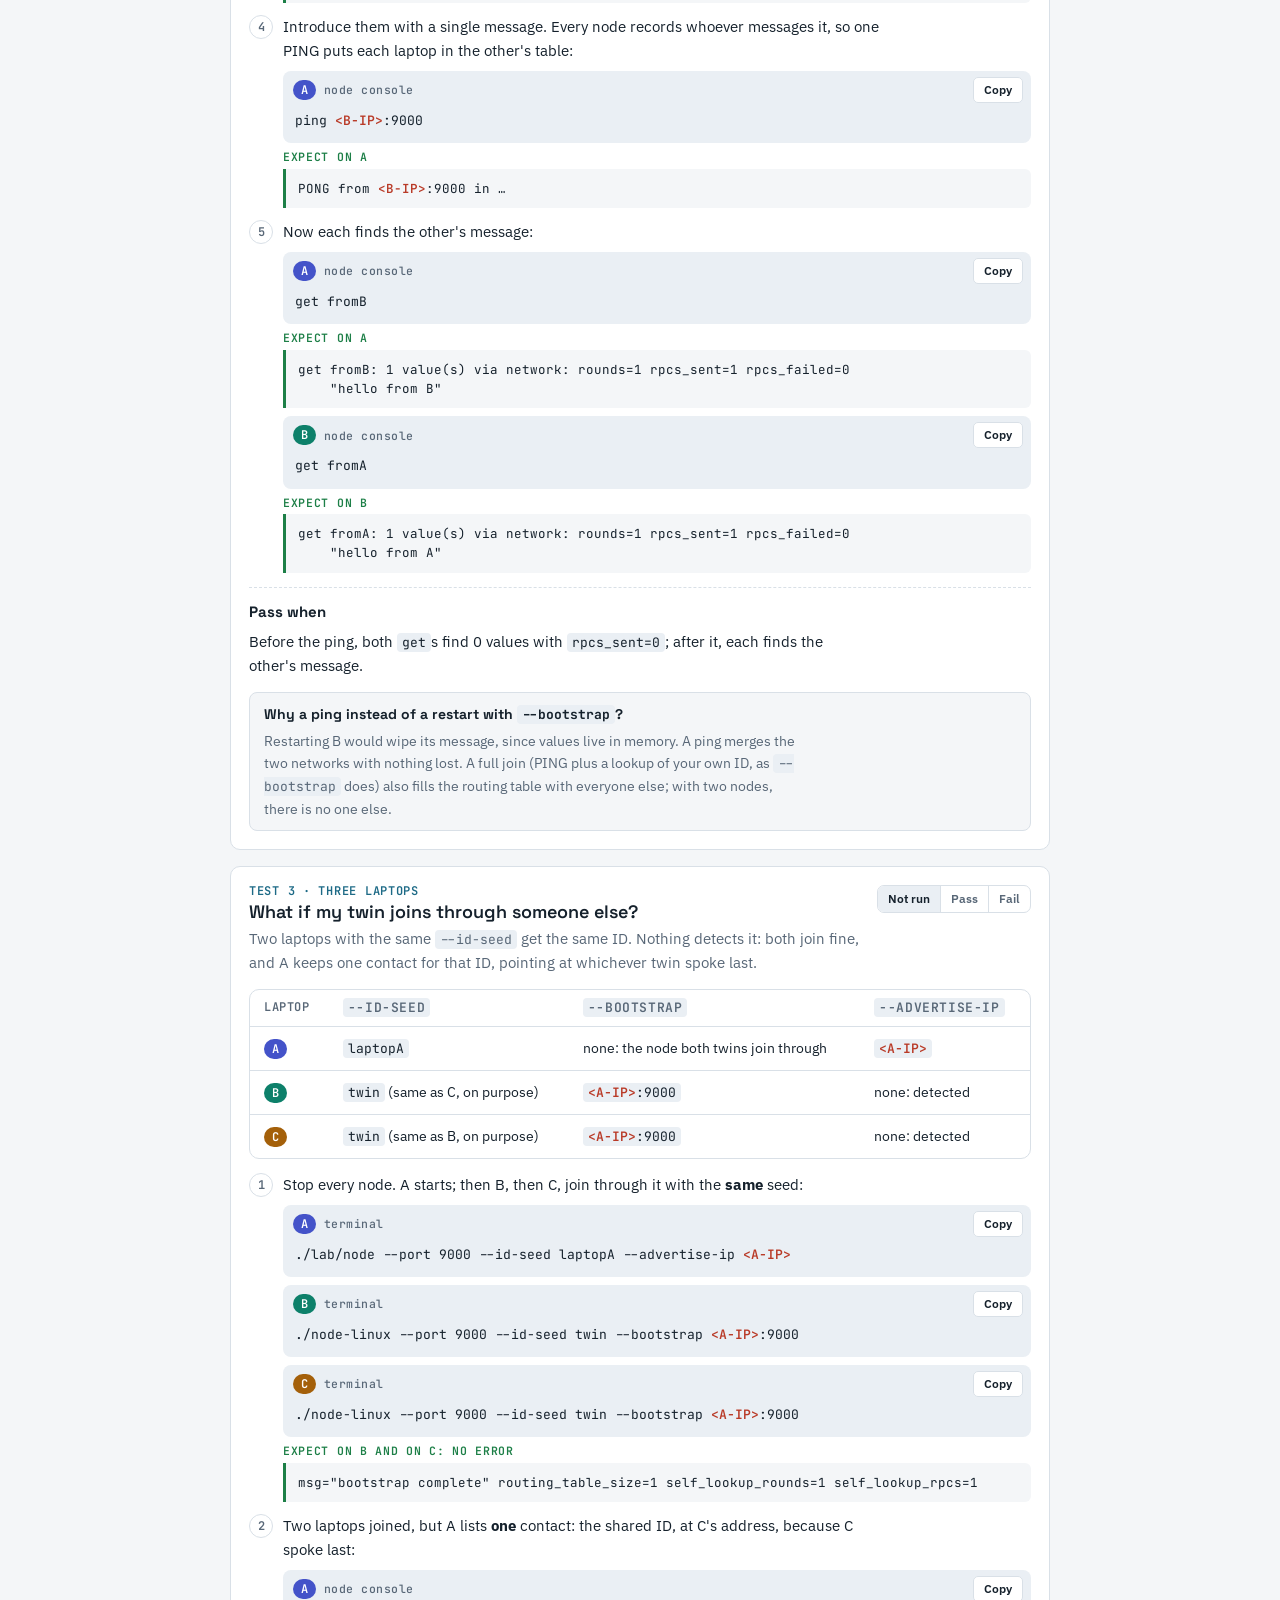
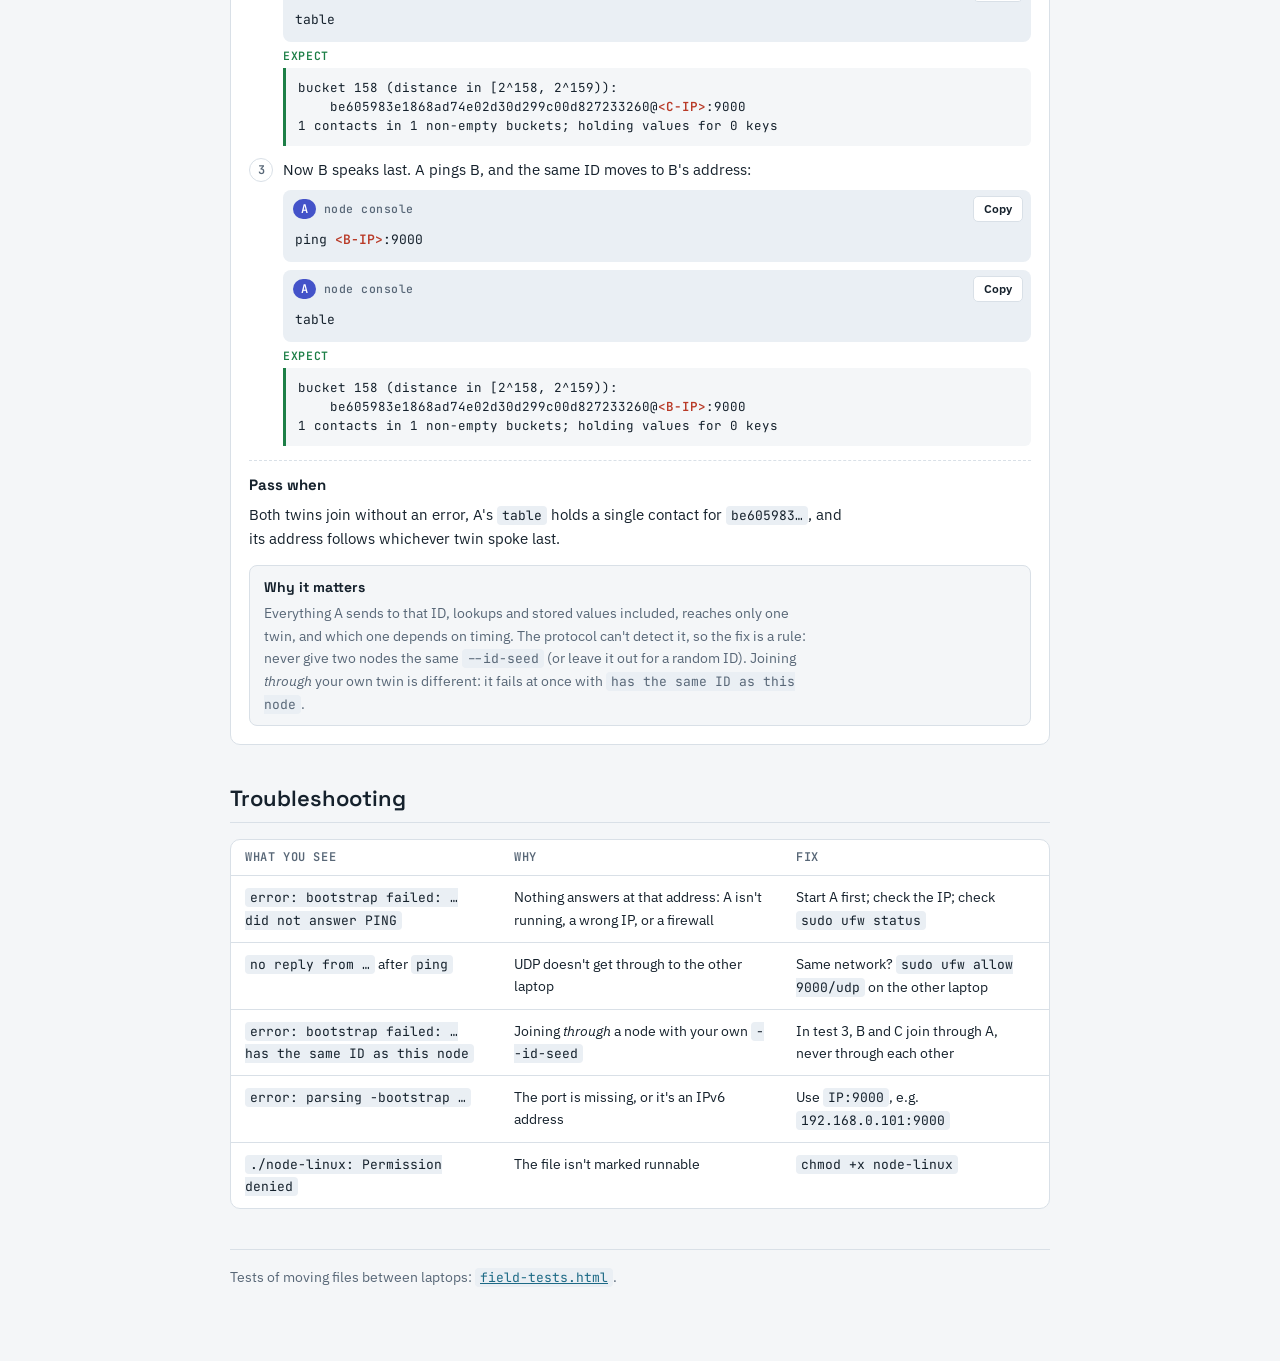
<file: scripts/multi-device/join-tests.html>
<!doctype html>
<!--
  Kademlia Join Tests: three joining scenarios on real laptops on one Wi-Fi
  (no --bootstrap; two nodes without --bootstrap; two nodes with the same
  ID). Each is also a Go test in internal/kademlia/bootstrap_test.go. A static page:
  xdg-open scripts/multi-device/join-tests.html
  The expected output is real console and log text: keep it in sync when
  that text changes.
-->
<html lang="en">
<head>
<meta charset="utf-8">
<meta name="viewport" content="width=device-width, initial-scale=1">
<title>Kademlia Join Tests</title>
<link rel="preconnect" href="https://fonts.googleapis.com">
<link rel="stylesheet" href="https://fonts.googleapis.com/css2?family=IBM+Plex+Sans:wght@400;500;600&family=JetBrains+Mono:wght@400;600&family=Space+Grotesk:wght@500;600;700&display=swap">
<style>
/* Layout: one reading column; a protocol sheet. Each laptop has a fixed colour (A, B, C) used on every step it runs. */
:root {
  --bg: #f4f6f8;
  --surface: #ffffff;
  --ink: #15212c;
  --muted: #586777;
  --line: #d9e0e7;
  --code-bg: #eaeff4;
  --accent: #1d6a86;
  --role-a: #4453c9;
  --role-b: #0d806a;
  --role-c: #a4600a;
  --pass: #1d7f47;
  --fail: #b93a27;
  --font-display: "Space Grotesk", "Segoe UI", system-ui, sans-serif;
  --font-body: "IBM Plex Sans", "Segoe UI", system-ui, sans-serif;
  --font-mono: "JetBrains Mono", ui-monospace, "SFMono-Regular", Menlo, Consolas, monospace;
}
@media (prefers-color-scheme: dark) {
  :root:not([data-theme="light"]) {
    --bg: #0f151b; --surface: #151d25; --ink: #e2e8ee; --muted: #93a1af; --line: #27323d;
    --code-bg: #1b2530; --accent: #63b4d2; --role-a: #93a0ff; --role-b: #4cc7a6; --role-c: #e2a64d;
    --pass: #55c487; --fail: #ff7c66; color-scheme: dark;
  }
}
:root[data-theme="dark"] {
  --bg: #0f151b; --surface: #151d25; --ink: #e2e8ee; --muted: #93a1af; --line: #27323d;
  --code-bg: #1b2530; --accent: #63b4d2; --role-a: #93a0ff; --role-b: #4cc7a6; --role-c: #e2a64d;
  --pass: #55c487; --fail: #ff7c66; color-scheme: dark;
}

* { box-sizing: border-box; }
body {
  background: var(--bg); color: var(--ink);
  font: 15px/1.6 var(--font-body);
  padding-left: max(16px, env(safe-area-inset-left, 0px));
  padding-right: max(16px, env(safe-area-inset-right, 0px));
  padding-block: 32px 64px;
}
.page { max-width: 820px; margin: 0 auto; display: grid; gap: 40px; }
h1, h2, h3 { font-family: var(--font-display); text-wrap: balance; margin: 0; line-height: 1.2; }
h1 { font-size: clamp(28px, 5vw, 38px); font-weight: 700; letter-spacing: -0.01em; }
h2 { font-size: 22px; font-weight: 600; }
h3 { font-size: 18px; font-weight: 600; }
p { margin: 0; max-width: 68ch; }
a { color: var(--accent); }
code, pre, kbd { font-family: var(--font-mono); font-size: 13px; }
:not(pre) > code { background: var(--code-bg); padding: 1px 5px; border-radius: 4px; overflow-wrap: anywhere; }
kbd { border: 1px solid var(--line); border-bottom-width: 2px; border-radius: 4px; padding: 0 5px; background: var(--surface); }
.eyebrow { font: 600 12px/1.4 var(--font-mono); letter-spacing: 0.08em; text-transform: uppercase; color: var(--muted); }
.muted { color: var(--muted); }
:focus-visible { outline: 2px solid var(--accent); outline-offset: 2px; }

/* header */
header.top { display: grid; gap: 14px; }
.lede { font-size: 17px; }
.result { display: flex; flex-wrap: wrap; gap: 8px; align-items: center; }
.result-label { font: 600 13px/1.4 var(--font-mono); color: var(--muted); font-variant-numeric: tabular-nums; }
.passed { display: inline-flex; align-items: center; gap: 6px; font: 600 12px/1 var(--font-mono); padding: 5px 9px; border-radius: 999px; border: 1px solid var(--pass); color: var(--pass); white-space: nowrap; }
.passed::before { content: ""; width: 7px; height: 7px; border-radius: 50%; background: var(--pass); }

/* roles */
.roles { display: grid; grid-template-columns: repeat(auto-fit, minmax(220px, 1fr)); gap: 12px; }
.role { border: 1px solid var(--line); border-radius: 8px; background: var(--surface); padding: 14px 16px; display: grid; gap: 6px; align-content: start; }
.role p { font-size: 14px; color: var(--muted); }
.chip { display: inline-flex; align-items: center; gap: 6px; font: 600 12px/1 var(--font-mono); padding: 4px 8px; border-radius: 999px; color: var(--surface); white-space: nowrap; width: fit-content; }
.chip.a { background: var(--role-a); }
.chip.b { background: var(--role-b); }
.chip.c { background: var(--role-c); }
.chip.ab { background: linear-gradient(90deg, var(--role-a) 50%, var(--role-b) 50%); }
.chip.bc { background: linear-gradient(90deg, var(--role-b) 50%, var(--role-c) 50%); }

/* address panel */
.panel { border: 1px solid var(--line); background: var(--surface); border-radius: 10px; padding: 18px; display: grid; gap: 14px; }
.fields { display: grid; grid-template-columns: repeat(auto-fit, minmax(180px, 1fr)); gap: 12px; }
.field { display: grid; gap: 6px; }
.field label { font: 600 13px/1.3 var(--font-body); display: flex; gap: 8px; align-items: center; }
.field input { font: 15px/1.2 var(--font-mono); padding: 9px 11px; border-radius: 6px; border: 1px solid var(--line); background: var(--bg); color: var(--ink); width: 100%; min-width: 0; }
.field input:focus { outline: 2px solid var(--accent); outline-offset: 0; border-color: transparent; }
.field input[aria-invalid="true"] { border-color: var(--fail); }
.field small { color: var(--muted); font-size: 12.5px; }

/* sections and tests */
section { display: grid; gap: 16px; }
.section-head { display: grid; gap: 6px; padding-bottom: 10px; border-bottom: 1px solid var(--line); }
.test { border: 1px solid var(--line); border-radius: 10px; background: var(--surface); padding: 18px; display: grid; gap: 14px; }
.test-head { display: flex; flex-wrap: wrap; gap: 10px 16px; align-items: flex-start; justify-content: space-between; }
.test-head .title { display: grid; gap: 4px; min-width: 0; flex: 1 1 320px; }
.num { font: 600 12px/1 var(--font-mono); color: var(--accent); letter-spacing: 0.06em; text-transform: uppercase; }
.why { color: var(--muted); }

ol.steps { margin: 0; padding: 0; list-style: none; counter-reset: s; display: grid; gap: 12px; }
ol.steps > li { counter-increment: s; display: grid; grid-template-columns: 26px minmax(0, 1fr); gap: 4px 8px; }
ol.steps > li::before { content: counter(s); font: 600 12px/22px var(--font-mono); color: var(--muted); text-align: center; border: 1px solid var(--line); border-radius: 50%; width: 22px; height: 22px; }
ol.steps > li > * { grid-column: 2; }
.step-text { display: grid; gap: 8px; min-width: 0; }

.cmd { border-radius: 8px; background: var(--code-bg); overflow: hidden; min-width: 0; }
.cmd-bar { display: flex; align-items: center; gap: 8px; padding: 6px 8px 0 10px; flex-wrap: wrap; }
.where { font: 500 11.5px/1 var(--font-mono); color: var(--muted); letter-spacing: 0.04em; }
.copy { margin-left: auto; font: 600 12px/1 var(--font-body); padding: 6px 10px; border-radius: 5px; border: 1px solid var(--line); background: var(--surface); color: var(--ink); cursor: pointer; }
.copy:hover { border-color: var(--accent); }
.cmd pre { margin: 0; padding: 8px 12px 12px; overflow-x: auto; white-space: pre; line-height: 1.55; }
.ph { color: var(--fail); font-weight: 600; }
.ip { color: var(--accent); font-weight: 600; }

.expect { display: grid; gap: 6px; min-width: 0; }
.expect .label { font: 600 11.5px/1 var(--font-mono); letter-spacing: 0.06em; text-transform: uppercase; color: var(--pass); }
pre.out { margin: 0; padding: 10px 12px; border-left: 3px solid var(--pass); background: var(--bg); overflow-x: auto; white-space: pre; line-height: 1.55; font-size: 12.5px; border-radius: 0 6px 6px 0; }
pre.out.bad { border-left-color: var(--fail); }
.passwhen { border-top: 1px dashed var(--line); padding-top: 12px; display: grid; gap: 6px; }
.passwhen strong { font-family: var(--font-display); }
.observed { border-radius: 8px; background: var(--bg); border: 1px solid var(--line); padding: 10px 14px; font-size: 14px; display: grid; gap: 4px; }
.observed b { font-family: var(--font-display); }

.table-wrap { overflow-x: auto; border: 1px solid var(--line); border-radius: 10px; background: var(--surface); }
table { border-collapse: collapse; width: 100%; min-width: 620px; font-size: 14px; }
th, td { text-align: left; vertical-align: top; padding: 10px 14px; border-bottom: 1px solid var(--line); }
th { font: 600 12px/1.3 var(--font-mono); letter-spacing: 0.05em; text-transform: uppercase; color: var(--muted); }
tr:last-child td { border-bottom: 0; }
.cfg table { min-width: 480px; }
.summary { font: 500 13px/1.5 var(--font-mono); color: var(--muted); font-variant-numeric: tabular-nums; }
.summary b { color: var(--ink); }
.status { display: inline-flex; border: 1px solid var(--line); border-radius: 7px; overflow: hidden; flex: 0 0 auto; }
.status button { font: 600 12px/1 var(--font-body); padding: 7px 10px; border: 0; background: transparent; color: var(--muted); cursor: pointer; }
.status button + button { border-left: 1px solid var(--line); }
.status button[aria-pressed="true"][data-v="pass"] { background: var(--pass); color: var(--surface); }
.status button[aria-pressed="true"][data-v="fail"] { background: var(--fail); color: var(--surface); }
.status button[aria-pressed="true"][data-v="todo"] { background: var(--code-bg); color: var(--ink); }
.test[data-state="pass"] { border-color: var(--pass); }
.test[data-state="fail"] { border-color: var(--fail); }
footer { color: var(--muted); font-size: 14px; border-top: 1px solid var(--line); padding-top: 16px; display: grid; gap: 6px; }

@media (prefers-reduced-motion: no-preference) {
  .copy { transition: border-color .15s; }
}
</style>
</head>
<body>
<div class="page">

<header class="top">
  <div class="eyebrow">Trackerless P2P network · joining</div>
  <h1>Kademlia Join Tests</h1>
  <p class="lede">Three questions about joining, answered on real laptops: what if a node starts with no bootstrap address, what if two nodes do, and what if two nodes share an ID.</p>
  <p class="muted">The expected output on this page is real, recorded in the simulated lab (<code>scripts/netns/</code>). Each case is also an automated test in <code>internal/kademlia/bootstrap_test.go</code>: <code>TestFirstNodeWithoutBootstrap</code>, <code>TestNodesWithoutBootstrapStaySeparate</code> and <code>TestDuplicateIDNewestSenderWins</code>.</p>
  <div class="summary" id="summary" aria-live="polite">Results on this device: <b>0</b> passed · <b>0</b> failed · <b>3</b> not run</div>
</header>

<section aria-labelledby="flags">
  <div class="section-head">
    <h2 id="flags">The flags these tests use</h2>
    <p class="muted">Each test starts with a table saying which laptop gets which flags.</p>
  </div>
  <div class="table-wrap">
    <table>
      <thead><tr><th>Flag</th><th>What it does</th><th>In these tests</th></tr></thead>
      <tbody>
        <tr><td><code>--port 9000</code></td><td>UDP port for the network, and the same number on TCP for files</td><td>every node; each laptop has its own ports</td></tr>
        <tr><td><code>--id-seed NAME</code></td><td>The node's ID is SHA-1 of this name, so the same name always gives the same ID. Leave it out for a random ID.</td><td><code>laptopA</code> → <code>ebb80ed4…</code>, <code>laptopB</code> → <code>6cde3376…</code>, and <code>twin</code> → <code>be605983…</code> on two laptops in test 3, on purpose</td></tr>
        <tr><td><code>--bootstrap IP:9000</code></td><td>An existing node to join through. Leave it out and the node starts a new network of its own.</td><td>left out in tests 1 and 2 for the nodes being tested</td></tr>
        <tr><td><code>--advertise-ip IP</code></td><td>The address other laptops use to download files from this node. A node started without <code>--bootstrap</code> has nothing to detect it from, so it must be given; a joining node detects its own.</td><td>every node started without <code>--bootstrap</code></td></tr>
      </tbody>
    </table>
  </div>
</section>

<section aria-labelledby="who">
  <div class="section-head">
    <h2 id="who">Who runs what</h2>
    <p class="muted">Every command is tagged with the laptop that runs it, and with where you type it.</p>
  </div>
  <div class="roles">
    <div class="role"><span class="chip a">A · has the repo</span><p>Builds the program and starts first. Runs <code>./lab/node</code> from the repo folder.</p></div>
    <div class="role"><span class="chip b">B · second laptop</span><p>Gets <code>node-linux</code> from A and runs <code>./node-linux</code>.</p></div>
    <div class="role"><span class="chip c">C · third laptop</span><p>Only for test 3. Same file as B.</p></div>
  </div>
  <p class="muted"><b>terminal</b> means a normal shell. <b>node console</b> means typing into the window where a node is running: log lines scroll past, but typing still works. Stop a node with <kbd>Ctrl</kbd>+<kbd>C</kbd>, and stop every node between tests: the network keeps everything in memory, so stopping wipes it.</p>
</section>

<section aria-labelledby="addr">
  <div class="panel">
    <h2 id="addr">Your addresses</h2>
    <p class="muted">Type the IPs once and every command on this page fills them in. They're saved in this browser only. Each laptop finds its own IP with the first setup step.</p>
    <div class="fields">
      <div class="field"><label for="ipA"><span class="chip a">A</span> Laptop A's IP</label><input id="ipA" inputmode="decimal" autocomplete="off" spellcheck="false" placeholder="192.168.0.101"><small>Needed for every test</small></div>
      <div class="field"><label for="ipB"><span class="chip b">B</span> Laptop B's IP</label><input id="ipB" inputmode="decimal" autocomplete="off" spellcheck="false" placeholder="192.168.0.105"><small>Needed for tests 2 and 3</small></div>
      <div class="field"><label for="ipC"><span class="chip c">C</span> Laptop C's IP</label><input id="ipC" inputmode="decimal" autocomplete="off" spellcheck="false" placeholder="192.168.0.110"><small>Test 3 only</small></div>
    </div>
  </div>
</section>

<section aria-labelledby="setup">
  <div class="section-head">
    <h2 id="setup">Before you start</h2>
    <p class="muted">All laptops on the same network: campus Wi-Fi worked for us, and a phone hotspot is the fallback.</p>
  </div>
  <ol class="steps">
    <li><div class="step-text"><p>Each laptop finds its IP: the number after <code>src</code>. Put them in the boxes above.</p>
      <div class="cmd"><div class="cmd-bar"><span class="chip ab">all laptops</span><span class="where">terminal</span><button class="copy" type="button">Copy</button></div><pre><code>ip route get 1.1.1.1</code></pre></div></div></li>
    <li><div class="step-text"><p>Build the program, plus a copy to send to B and C (about 9 MB). Run from the repo folder.</p>
      <div class="cmd"><div class="cmd-bar"><span class="chip a">A</span><span class="where">terminal</span><button class="copy" type="button">Copy</button></div><pre><code>go build -o lab/node ./cmd/node &amp;&amp; cp lab/node lab/node-linux</code></pre></div></div></li>
    <li><div class="step-text"><p>Make the received file runnable.</p>
      <div class="cmd"><div class="cmd-bar"><span class="chip bc">B + C</span><span class="where">terminal</span><button class="copy" type="button">Copy</button></div><pre><code>chmod +x node-linux</code></pre></div></div></li>
    <li><div class="step-text"><p>If <code>sudo ufw status</code> says <code>Status: active</code> on a laptop, open port 9000 there:</p>
      <div class="cmd"><div class="cmd-bar"><span class="chip ab">all laptops</span><span class="where">terminal, only if active</span><button class="copy" type="button">Copy</button></div><pre><code>sudo ufw allow 9000/udp &amp;&amp; sudo ufw allow 9000/tcp</code></pre></div></div></li>
  </ol>
</section>

<section aria-labelledby="tests">
  <div class="section-head">
    <h2 id="tests">The tests</h2>
  </div>

  <article class="test" id="t1">
    <div class="test-head"><div class="title"><span class="num">Test 1 · two laptops</span><h3>What if no <code>--bootstrap</code> is given?</h3><p class="why">The node isn't broken: it becomes the first node of a new network, a network of one. It works alone, and the next node joins through it.</p></div>
      <div class="status" role="group" aria-label="Result of test 1"><button type="button" data-v="todo">Not run</button><button type="button" data-v="pass">Pass</button><button type="button" data-v="fail">Fail</button></div></div>
    <div class="table-wrap cfg">
      <table>
        <thead><tr><th>Laptop</th><th><code>--id-seed</code></th><th><code>--bootstrap</code></th><th><code>--advertise-ip</code></th></tr></thead>
        <tbody>
          <tr><td><span class="chip a">A</span></td><td><code>laptopA</code></td><td>none: the node under test</td><td><code>{A}</code></td></tr>
          <tr><td><span class="chip b">B</span></td><td><code>laptopB</code></td><td><code>{A}:9000</code>, joining later</td><td>none: detected</td></tr>
        </tbody>
      </table>
    </div>
    <ol class="steps">
      <li><div class="step-text"><p>A starts alone, with no <code>--bootstrap</code>:</p>
        <div class="cmd"><div class="cmd-bar"><span class="chip a">A</span><span class="where">terminal</span><button class="copy" type="button">Copy</button></div><pre><code>./lab/node --port 9000 --id-seed laptopA --advertise-ip {A}</code></pre></div></div></li>
      <li><div class="step-text"><p>A knows nobody, and its lookup asks nobody. That's not an error:</p>
        <div class="cmd"><div class="cmd-bar"><span class="chip a">A</span><span class="where">node console</span><button class="copy" type="button">Copy</button></div><pre><code>table</code></pre></div>
        <div class="expect"><span class="label">Expect</span><pre class="out">routing table is empty</pre></div>
        <div class="cmd"><div class="cmd-bar"><span class="chip a">A</span><span class="where">node console</span><button class="copy" type="button">Copy</button></div><pre><code>lookup self</code></pre></div>
        <div class="expect"><span class="label">Expect</span><pre class="out">lookup ebb80ed495b2dab20a363bea338ceabb74e4e558: rounds=0 rpcs_sent=0 rpcs_failed=0</pre></div></div></li>
      <li><div class="step-text"><p>A stores a message. With nobody to copy it to, it stays on A alone:</p>
        <div class="cmd"><div class="cmd-bar"><span class="chip a">A</span><span class="where">node console</span><button class="copy" type="button">Copy</button></div><pre><code>put hello hi from laptop A</code></pre></div>
        <div class="expect"><span class="label">Expect</span><pre class="out">put hello (key aaf4c61ddcc5e8a2dabede0f3b482cd9aea9434d): stored on 0 other node(s), locally=true, failed=0</pre></div></div></li>
      <li><div class="step-text"><p>B joins through A, then asks the network for the message:</p>
        <div class="cmd"><div class="cmd-bar"><span class="chip b">B</span><span class="where">terminal</span><button class="copy" type="button">Copy</button></div><pre><code>./node-linux --port 9000 --id-seed laptopB --bootstrap {A}:9000</code></pre></div>
        <div class="expect"><span class="label">Expect on B</span><pre class="out">msg="advertise ip auto-detected" ip={B} via={A}:9000
…
msg="bootstrap complete" routing_table_size=1 self_lookup_rounds=1 self_lookup_rpcs=1</pre></div>
        <div class="cmd"><div class="cmd-bar"><span class="chip b">B</span><span class="where">node console</span><button class="copy" type="button">Copy</button></div><pre><code>get hello</code></pre></div>
        <div class="expect"><span class="label">Expect on B</span><pre class="out">get hello: 1 value(s) via network: rounds=1 rpcs_sent=1 rpcs_failed=0
    "hi from laptop A"</pre></div></div></li>
      <li><div class="step-text"><p>A now knows B, because B's join messages reached it:</p>
        <div class="cmd"><div class="cmd-bar"><span class="chip a">A</span><span class="where">node console</span><button class="copy" type="button">Copy</button></div><pre><code>table</code></pre></div>
        <div class="expect"><span class="label">Expect</span><pre class="out">bucket 159 (distance in [2^159, 2^160)):
    6cde337660126af8a39d0269cf425897b7ae0f91@{B}:9000
1 contacts in 1 non-empty buckets; holding values for 1 keys</pre></div></div></li>
    </ol>
    <div class="passwhen"><strong>Pass when</strong><p>A runs alone with no error, its lookup sends 0 RPCs, its message is stored on 0 other nodes, and B, joining later, gets that message from A.</p></div>
  </article>

  <article class="test" id="t2">
    <div class="test-head"><div class="title"><span class="num">Test 2 · two laptops</span><h3>What if two nodes both start without <code>--bootstrap</code>?</h3><p class="why">Two separate networks, even on the same Wi-Fi. With no tracker and no broadcast, nothing introduces them. One message does.</p></div>
      <div class="status" role="group" aria-label="Result of test 2"><button type="button" data-v="todo">Not run</button><button type="button" data-v="pass">Pass</button><button type="button" data-v="fail">Fail</button></div></div>
    <div class="table-wrap cfg">
      <table>
        <thead><tr><th>Laptop</th><th><code>--id-seed</code></th><th><code>--bootstrap</code></th><th><code>--advertise-ip</code></th></tr></thead>
        <tbody>
          <tr><td><span class="chip a">A</span></td><td><code>laptopA</code></td><td>none</td><td><code>{A}</code></td></tr>
          <tr><td><span class="chip b">B</span></td><td><code>laptopB</code></td><td>none</td><td><code>{B}</code></td></tr>
        </tbody>
      </table>
    </div>
    <ol class="steps">
      <li><div class="step-text"><p>Stop every node. Both start alone:</p>
        <div class="cmd"><div class="cmd-bar"><span class="chip a">A</span><span class="where">terminal</span><button class="copy" type="button">Copy</button></div><pre><code>./lab/node --port 9000 --id-seed laptopA --advertise-ip {A}</code></pre></div>
        <div class="cmd"><div class="cmd-bar"><span class="chip b">B</span><span class="where">terminal</span><button class="copy" type="button">Copy</button></div><pre><code>./node-linux --port 9000 --id-seed laptopB --advertise-ip {B}</code></pre></div></div></li>
      <li><div class="step-text"><p>Each stores a message; each stays local (<code>stored on 0 other node(s), locally=true</code>):</p>
        <div class="cmd"><div class="cmd-bar"><span class="chip a">A</span><span class="where">node console</span><button class="copy" type="button">Copy</button></div><pre><code>put fromA hello from A</code></pre></div>
        <div class="cmd"><div class="cmd-bar"><span class="chip b">B</span><span class="where">node console</span><button class="copy" type="button">Copy</button></div><pre><code>put fromB hello from B</code></pre></div></div></li>
      <li><div class="step-text"><p>Neither can see the other's message. Each lookup asks nobody, because each network has one member:</p>
        <div class="cmd"><div class="cmd-bar"><span class="chip a">A</span><span class="where">node console</span><button class="copy" type="button">Copy</button></div><pre><code>get fromB</code></pre></div>
        <div class="expect"><span class="label">Expect on A</span><pre class="out">get fromB: 0 value(s) via network: rounds=0 rpcs_sent=0 rpcs_failed=0</pre></div>
        <div class="cmd"><div class="cmd-bar"><span class="chip b">B</span><span class="where">node console</span><button class="copy" type="button">Copy</button></div><pre><code>get fromA</code></pre></div>
        <div class="expect"><span class="label">Expect on B</span><pre class="out">get fromA: 0 value(s) via network: rounds=0 rpcs_sent=0 rpcs_failed=0</pre></div></div></li>
      <li><div class="step-text"><p>Introduce them with a single message. Every node records whoever messages it, so one PING puts each laptop in the other's table:</p>
        <div class="cmd"><div class="cmd-bar"><span class="chip a">A</span><span class="where">node console</span><button class="copy" type="button">Copy</button></div><pre><code>ping {B}:9000</code></pre></div>
        <div class="expect"><span class="label">Expect on A</span><pre class="out">PONG from {B}:9000 in …</pre></div></div></li>
      <li><div class="step-text"><p>Now each finds the other's message:</p>
        <div class="cmd"><div class="cmd-bar"><span class="chip a">A</span><span class="where">node console</span><button class="copy" type="button">Copy</button></div><pre><code>get fromB</code></pre></div>
        <div class="expect"><span class="label">Expect on A</span><pre class="out">get fromB: 1 value(s) via network: rounds=1 rpcs_sent=1 rpcs_failed=0
    "hello from B"</pre></div>
        <div class="cmd"><div class="cmd-bar"><span class="chip b">B</span><span class="where">node console</span><button class="copy" type="button">Copy</button></div><pre><code>get fromA</code></pre></div>
        <div class="expect"><span class="label">Expect on B</span><pre class="out">get fromA: 1 value(s) via network: rounds=1 rpcs_sent=1 rpcs_failed=0
    "hello from A"</pre></div></div></li>
    </ol>
    <div class="passwhen"><strong>Pass when</strong><p>Before the ping, both <code>get</code>s find 0 values with <code>rpcs_sent=0</code>; after it, each finds the other's message.</p></div>
    <div class="observed"><b>Why a ping instead of a restart with <code>--bootstrap</code>?</b>
      <p class="muted">Restarting B would wipe its message, since values live in memory. A ping merges the two networks with nothing lost. A full join (PING plus a lookup of your own ID, as <code>--bootstrap</code> does) also fills the routing table with everyone else; with two nodes, there is no one else.</p></div>
  </article>

  <article class="test" id="t3">
    <div class="test-head"><div class="title"><span class="num">Test 3 · three laptops</span><h3>What if my twin joins through someone else?</h3><p class="why">Two laptops with the same <code>--id-seed</code> get the same ID. Nothing detects it: both join fine, and A keeps one contact for that ID, pointing at whichever twin spoke last.</p></div>
      <div class="status" role="group" aria-label="Result of test 3"><button type="button" data-v="todo">Not run</button><button type="button" data-v="pass">Pass</button><button type="button" data-v="fail">Fail</button></div></div>
    <div class="table-wrap cfg">
      <table>
        <thead><tr><th>Laptop</th><th><code>--id-seed</code></th><th><code>--bootstrap</code></th><th><code>--advertise-ip</code></th></tr></thead>
        <tbody>
          <tr><td><span class="chip a">A</span></td><td><code>laptopA</code></td><td>none: the node both twins join through</td><td><code>{A}</code></td></tr>
          <tr><td><span class="chip b">B</span></td><td><code>twin</code> (same as C, on purpose)</td><td><code>{A}:9000</code></td><td>none: detected</td></tr>
          <tr><td><span class="chip c">C</span></td><td><code>twin</code> (same as B, on purpose)</td><td><code>{A}:9000</code></td><td>none: detected</td></tr>
        </tbody>
      </table>
    </div>
    <ol class="steps">
      <li><div class="step-text"><p>Stop every node. A starts; then B, then C, join through it with the <b>same</b> seed:</p>
        <div class="cmd"><div class="cmd-bar"><span class="chip a">A</span><span class="where">terminal</span><button class="copy" type="button">Copy</button></div><pre><code>./lab/node --port 9000 --id-seed laptopA --advertise-ip {A}</code></pre></div>
        <div class="cmd"><div class="cmd-bar"><span class="chip b">B</span><span class="where">terminal</span><button class="copy" type="button">Copy</button></div><pre><code>./node-linux --port 9000 --id-seed twin --bootstrap {A}:9000</code></pre></div>
        <div class="cmd"><div class="cmd-bar"><span class="chip c">C</span><span class="where">terminal</span><button class="copy" type="button">Copy</button></div><pre><code>./node-linux --port 9000 --id-seed twin --bootstrap {A}:9000</code></pre></div>
        <div class="expect"><span class="label">Expect on B and on C: no error</span><pre class="out">msg="bootstrap complete" routing_table_size=1 self_lookup_rounds=1 self_lookup_rpcs=1</pre></div></div></li>
      <li><div class="step-text"><p>Two laptops joined, but A lists <b>one</b> contact: the shared ID, at C's address, because C spoke last:</p>
        <div class="cmd"><div class="cmd-bar"><span class="chip a">A</span><span class="where">node console</span><button class="copy" type="button">Copy</button></div><pre><code>table</code></pre></div>
        <div class="expect"><span class="label">Expect</span><pre class="out">bucket 158 (distance in [2^158, 2^159)):
    be605983e1868ad74e02d30d299c00d827233260@{C}:9000
1 contacts in 1 non-empty buckets; holding values for 0 keys</pre></div></div></li>
      <li><div class="step-text"><p>Now B speaks last. A pings B, and the same ID moves to B's address:</p>
        <div class="cmd"><div class="cmd-bar"><span class="chip a">A</span><span class="where">node console</span><button class="copy" type="button">Copy</button></div><pre><code>ping {B}:9000</code></pre></div>
        <div class="cmd"><div class="cmd-bar"><span class="chip a">A</span><span class="where">node console</span><button class="copy" type="button">Copy</button></div><pre><code>table</code></pre></div>
        <div class="expect"><span class="label">Expect</span><pre class="out">bucket 158 (distance in [2^158, 2^159)):
    be605983e1868ad74e02d30d299c00d827233260@{B}:9000
1 contacts in 1 non-empty buckets; holding values for 0 keys</pre></div></div></li>
    </ol>
    <div class="passwhen"><strong>Pass when</strong><p>Both twins join without an error, A's <code>table</code> holds a single contact for <code>be605983…</code>, and its address follows whichever twin spoke last.</p></div>
    <div class="observed"><b>Why it matters</b>
      <p class="muted">Everything A sends to that ID, lookups and stored values included, reaches only one twin, and which one depends on timing. The protocol can't detect it, so the fix is a rule: never give two nodes the same <code>--id-seed</code> (or leave it out for a random ID). Joining <i>through</i> your own twin is different: it fails at once with <code>has the same ID as this node</code>.</p></div>
  </article>
</section>

<section aria-labelledby="trouble">
  <div class="section-head">
    <h2 id="trouble">Troubleshooting</h2>
  </div>
  <div class="table-wrap">
    <table>
      <thead><tr><th>What you see</th><th>Why</th><th>Fix</th></tr></thead>
      <tbody>
        <tr><td><code>error: bootstrap failed: … did not answer PING</code></td><td>Nothing answers at that address: A isn't running, a wrong IP, or a firewall</td><td>Start A first; check the IP; check <code>sudo ufw status</code></td></tr>
        <tr><td><code>no reply from …</code> after <code>ping</code></td><td>UDP doesn't get through to the other laptop</td><td>Same network? <code>sudo ufw allow 9000/udp</code> on the other laptop</td></tr>
        <tr><td><code>error: bootstrap failed: … has the same ID as this node</code></td><td>Joining <i>through</i> a node with your own <code>--id-seed</code></td><td>In test 3, B and C join through A, never through each other</td></tr>
        <tr><td><code>error: parsing -bootstrap …</code></td><td>The port is missing, or it's an IPv6 address</td><td>Use <code>IP:9000</code>, e.g. <code>192.168.0.101:9000</code></td></tr>
        <tr><td><code>./node-linux: Permission denied</code></td><td>The file isn't marked runnable</td><td><code>chmod +x node-linux</code></td></tr>
      </tbody>
    </table>
  </div>
</section>

<footer>
  <p>Tests of moving files between laptops: <a href="field-tests.html"><code>field-tests.html</code></a>.</p>
</footer>
</div>

<script>
(function () {
  var ROLES = ["A", "B", "C"];
  var store = {
    get: function (k) { try { return window.localStorage.getItem(k); } catch (e) { return null; } },
    set: function (k, v) { try { window.localStorage.setItem(k, v); } catch (e) {} }
  };
  var IPV4 = /^(25[0-5]|2[0-4]\d|1?\d?\d)(\.(25[0-5]|2[0-4]\d|1?\d?\d)){3}$/;
  function esc(s) {
    return s.replace(/[&<>"]/g, function (c) { return { "&": "&amp;", "<": "&lt;", ">": "&gt;", '"': "&quot;" }[c]; });
  }

  // Each command and expected-output block keeps its original text as a template.
  var templated = Array.prototype.slice.call(document.querySelectorAll(".cmd pre, pre.out, .observed code, td code"));
  templated.forEach(function (el) { el.dataset.tpl = el.textContent; });

  function render() {
    var vals = {};
    ROLES.forEach(function (r) {
      var input = document.getElementById("ip" + r);
      var v = input.value.trim();
      input.setAttribute("aria-invalid", v && !IPV4.test(v) ? "true" : "false");
      vals[r] = v && IPV4.test(v) ? v : "";
    });
    templated.forEach(function (el) {
      var html = esc(el.dataset.tpl).replace(/\{([ABC])\}/g, function (_, r) {
        return vals[r] ? '<span class="ip">' + esc(vals[r]) + "</span>" : '<span class="ph">&lt;' + r + "-IP&gt;</span>";
      });
      el.innerHTML = el.tagName === "PRE" && !el.classList.contains("out") ? "<code>" + html + "</code>" : html;
    });
  }

  ROLES.forEach(function (r) {
    var input = document.getElementById("ip" + r);
    var saved = store.get("fieldtests.ip." + r);
    if (saved) input.value = saved;
    input.addEventListener("input", function () { store.set("fieldtests.ip." + r, input.value.trim()); render(); });
  });
  render();

  // Pass / Fail / Not run per test, remembered in this browser only.
  var tests = Array.prototype.slice.call(document.querySelectorAll("article.test"));
  function updateSummary() {
    var pass = 0, fail = 0;
    tests.forEach(function (t) { if (t.dataset.state === "pass") pass++; else if (t.dataset.state === "fail") fail++; });
    document.getElementById("summary").innerHTML = "Results on this device: <b>" + pass + "</b> passed · <b>" + fail +
      "</b> failed · <b>" + (tests.length - pass - fail) + "</b> not run";
  }
  function setState(t, v) {
    t.dataset.state = v;
    t.querySelectorAll(".status button").forEach(function (b) { b.setAttribute("aria-pressed", b.dataset.v === v ? "true" : "false"); });
  }
  tests.forEach(function (t) {
    setState(t, store.get("jointests.state." + t.id) || "todo");
    t.querySelectorAll(".status button").forEach(function (b) {
      b.addEventListener("click", function () { setState(t, b.dataset.v); store.set("jointests.state." + t.id, b.dataset.v); updateSummary(); });
    });
  });
  updateSummary();

  // Copy buttons: copy the command as currently shown (with the IPs filled in).
  document.addEventListener("click", function (ev) {
    var btn = ev.target.closest(".copy");
    if (!btn) return;
    var pre = btn.closest(".cmd").querySelector("pre");
    var text = pre.textContent;
    function selectIt() {
      var range = document.createRange(); range.selectNodeContents(pre);
      var sel = window.getSelection(); sel.removeAllRanges(); sel.addRange(range);
      btn.textContent = "Selected: press Ctrl+C";
    }
    try {
      navigator.clipboard.writeText(text).then(function () { btn.textContent = "Copied"; }, selectIt);
    } catch (e) { selectIt(); }
    setTimeout(function () { btn.textContent = "Copy"; }, 1800);
  });
})();
</script>
</body>
</html>
</file>
